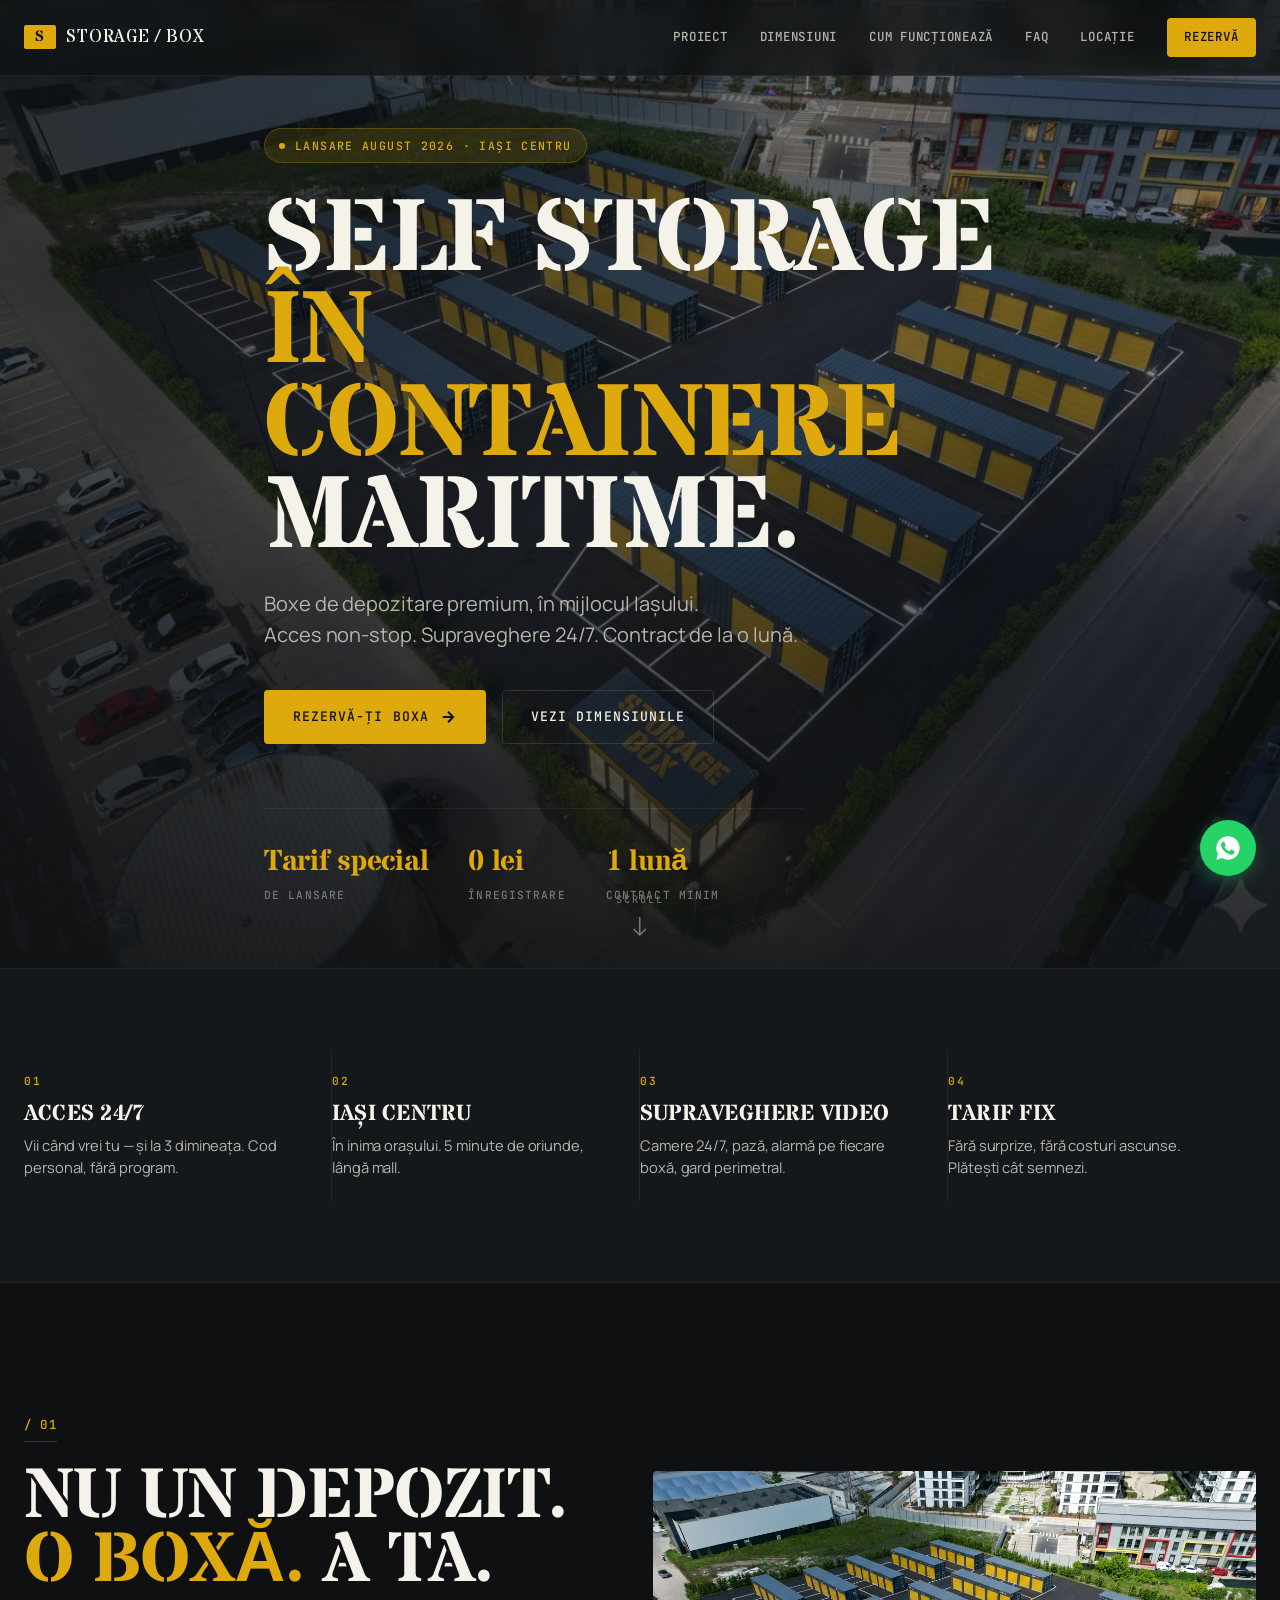
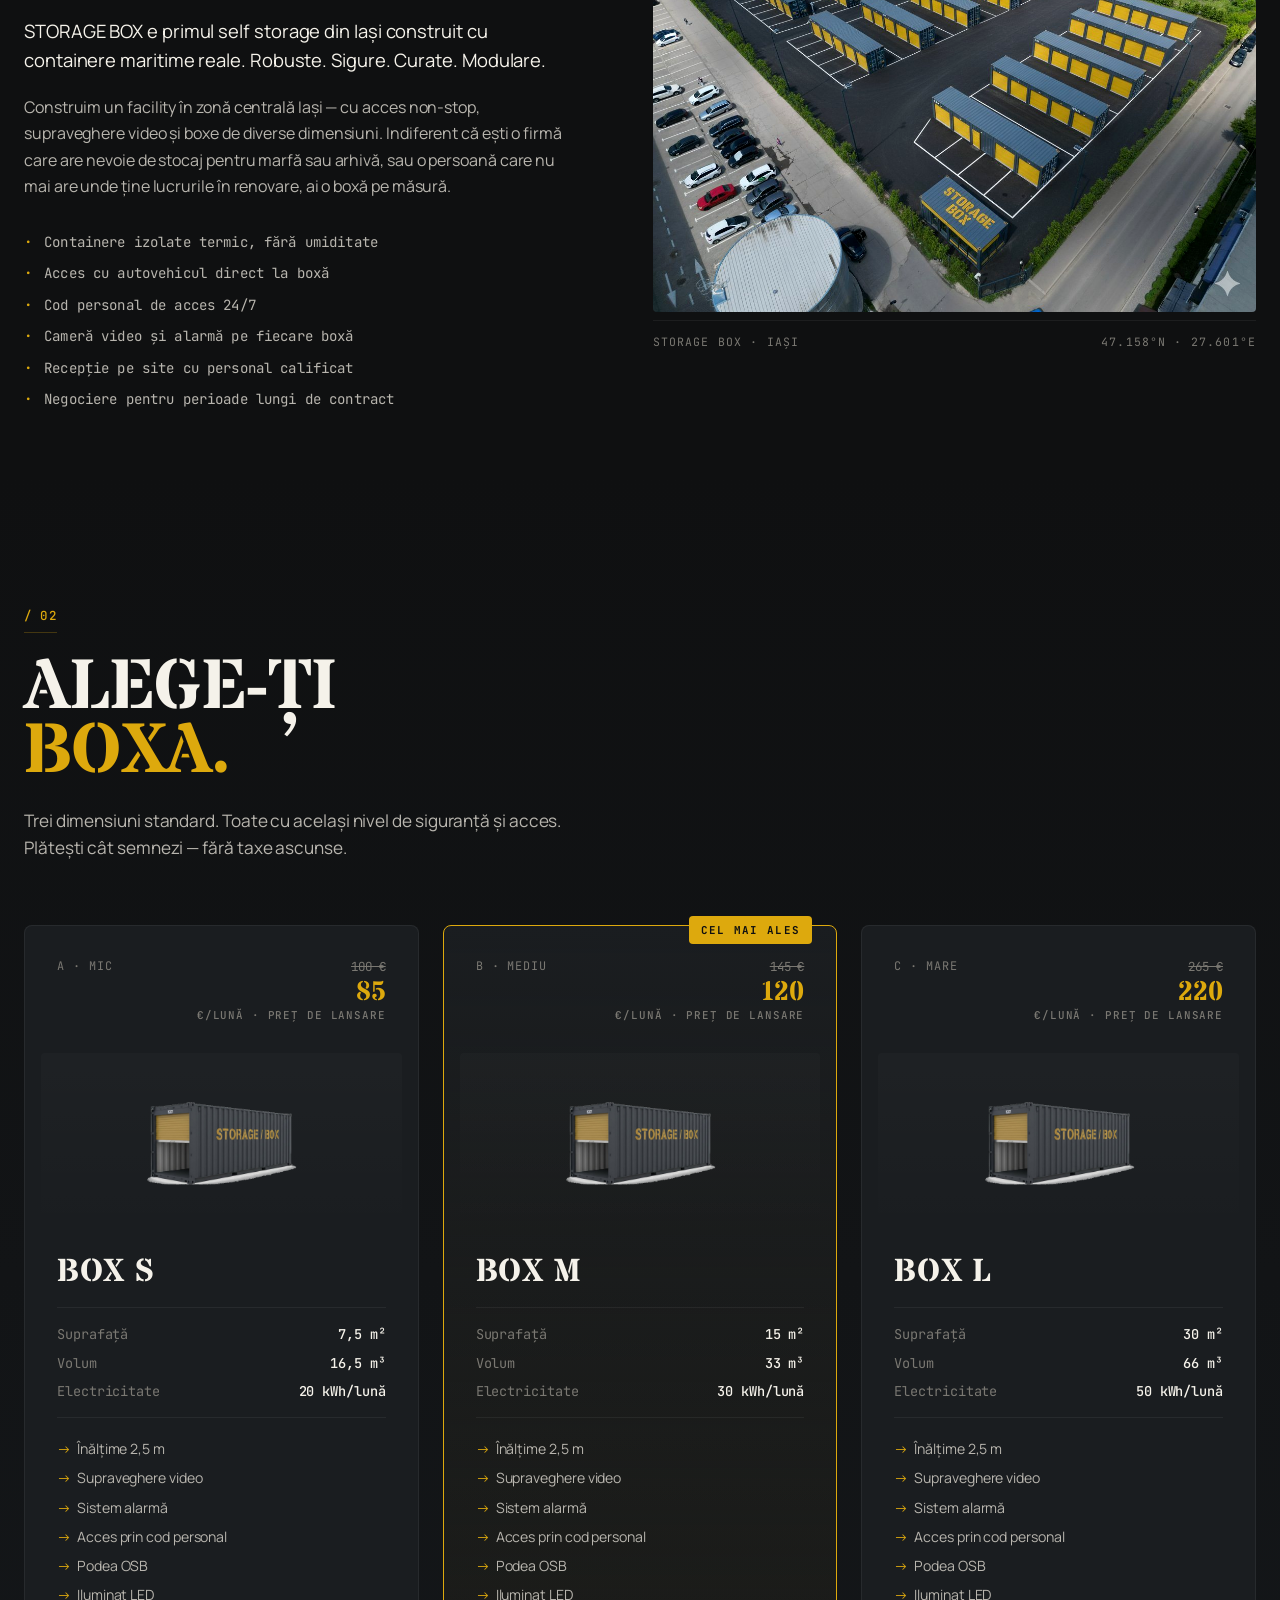
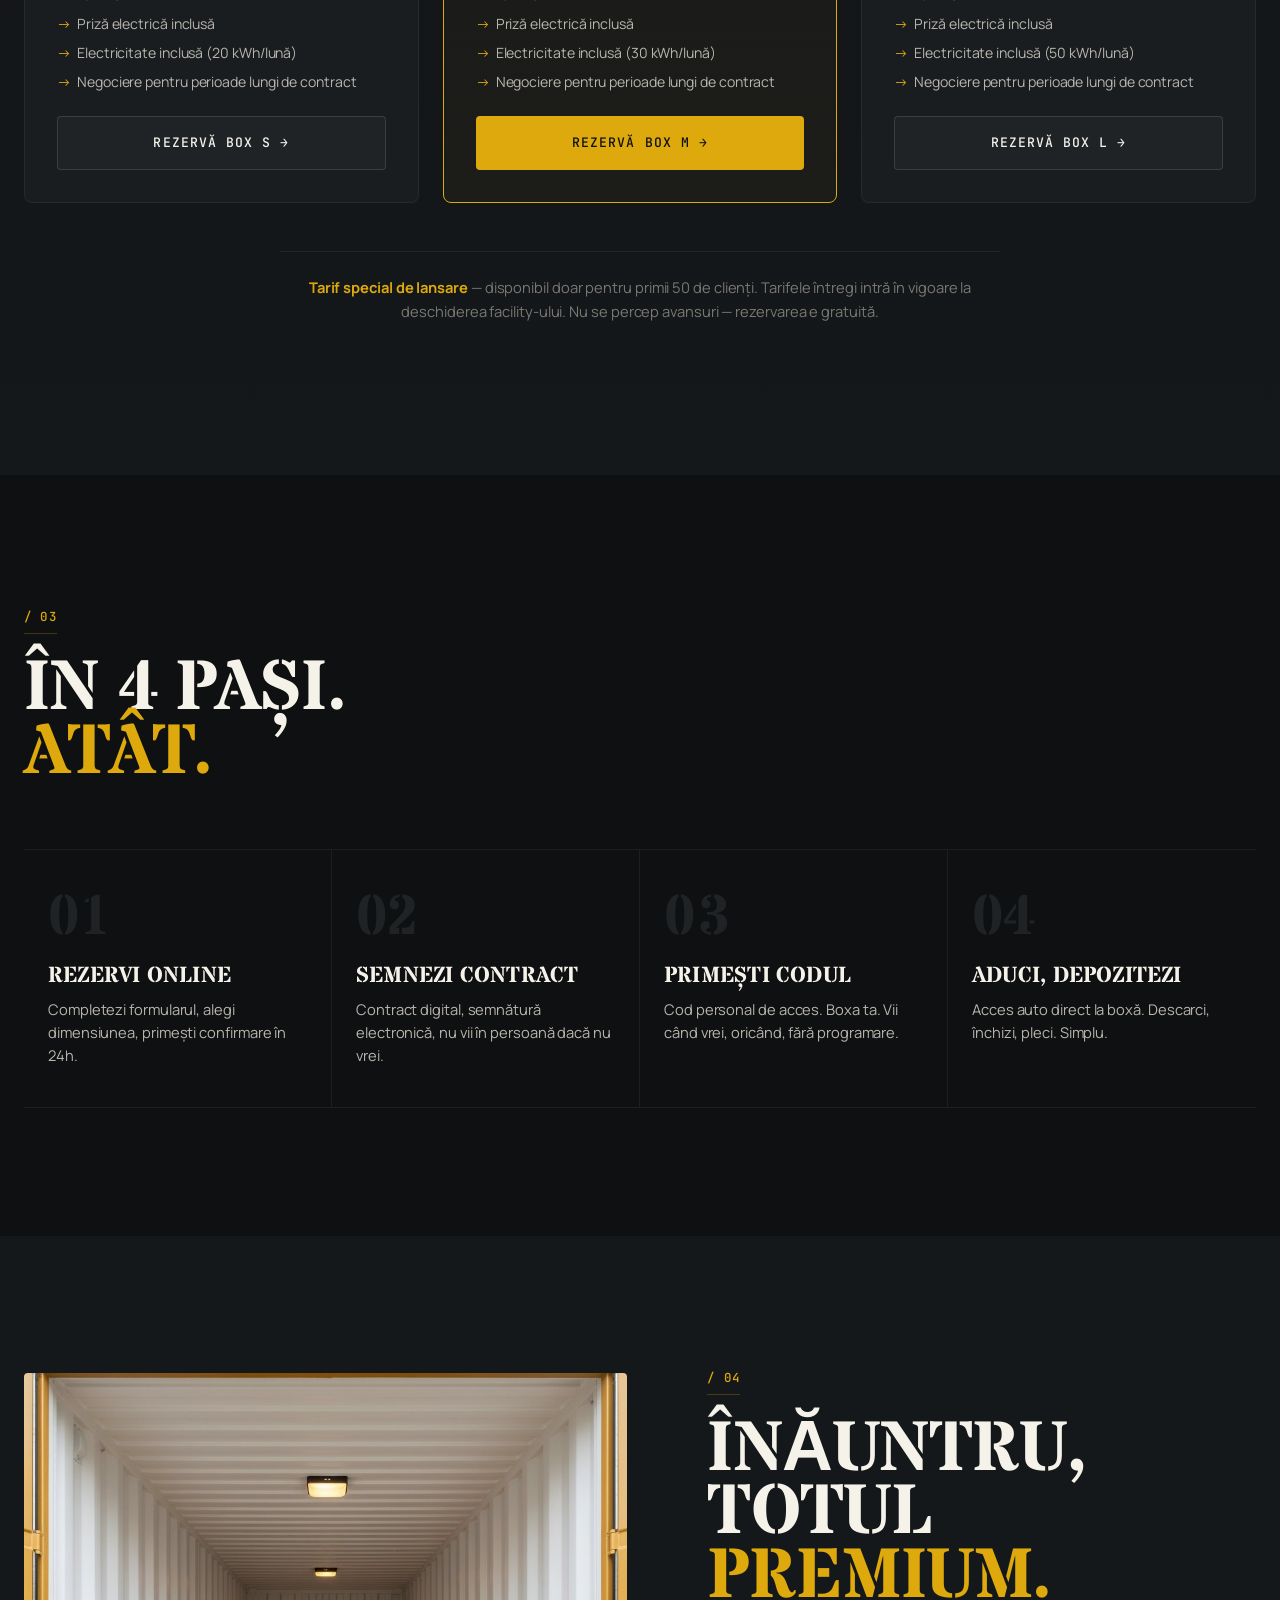
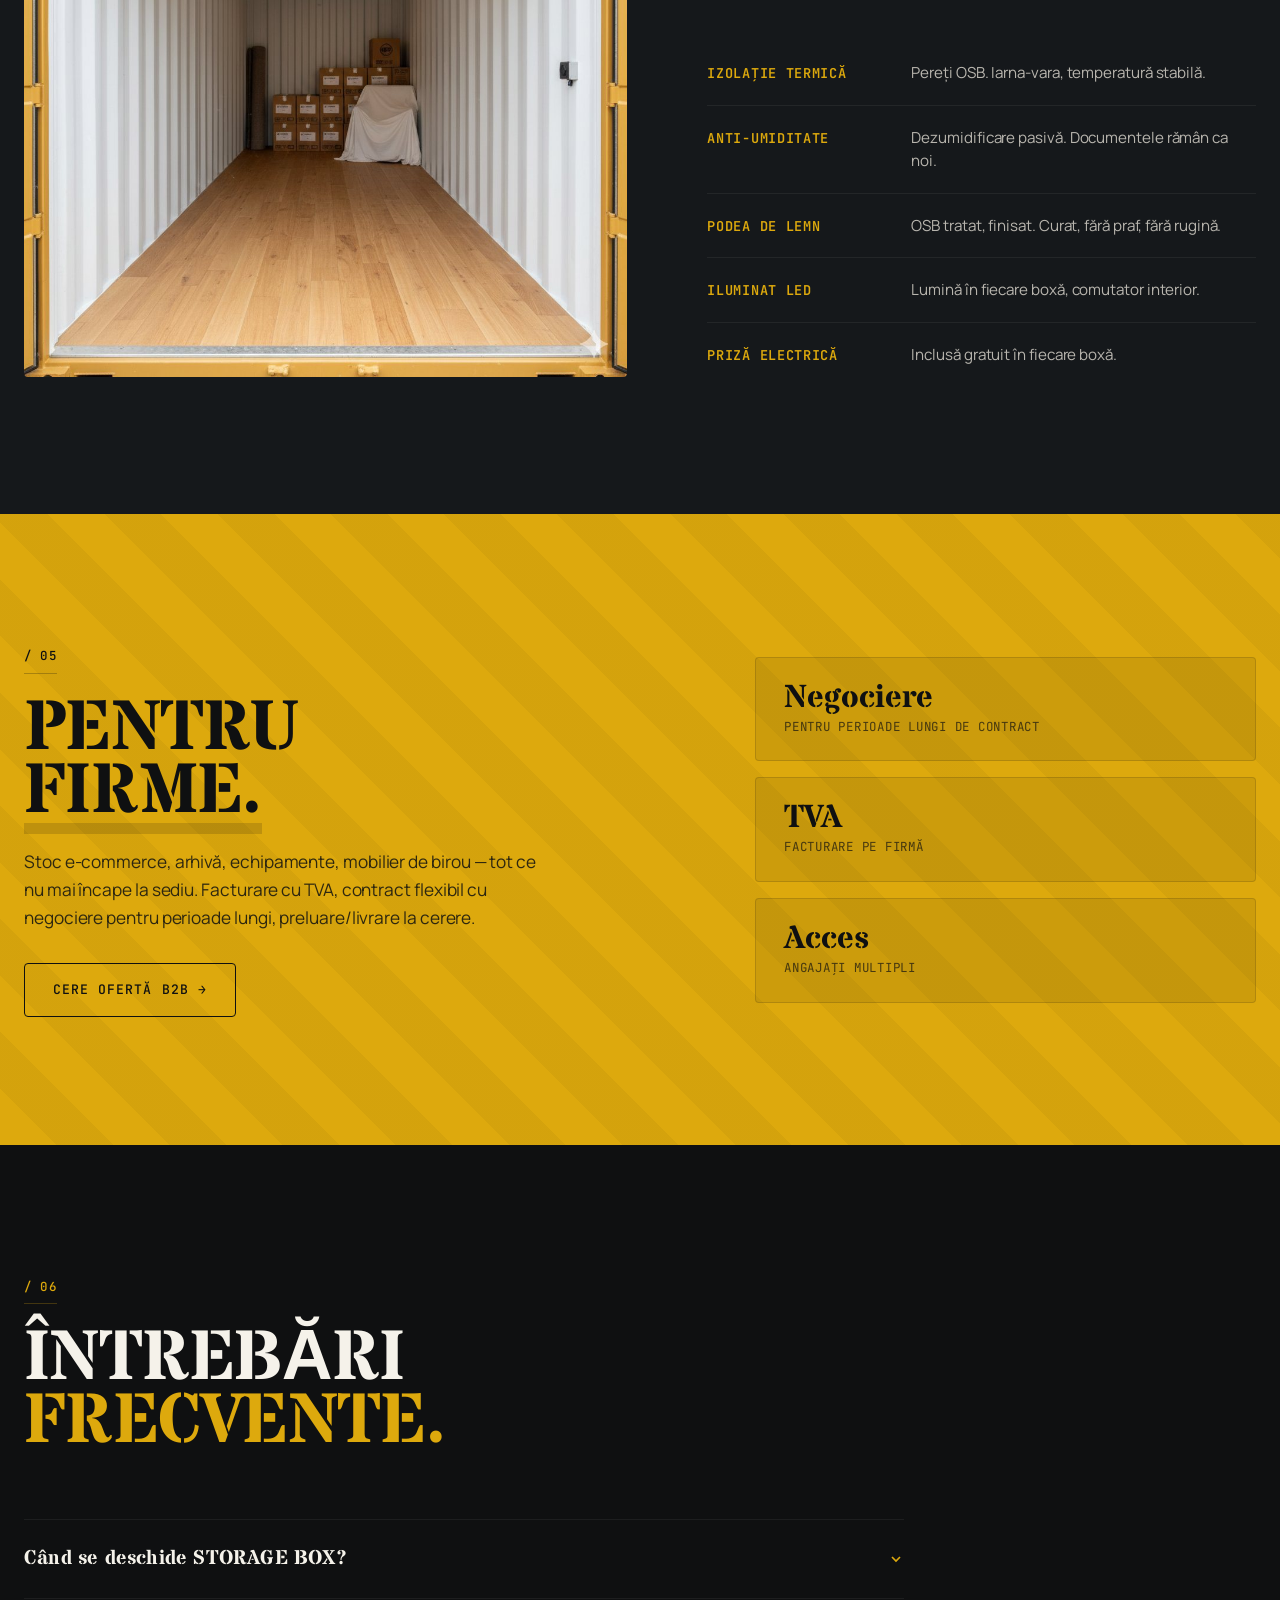
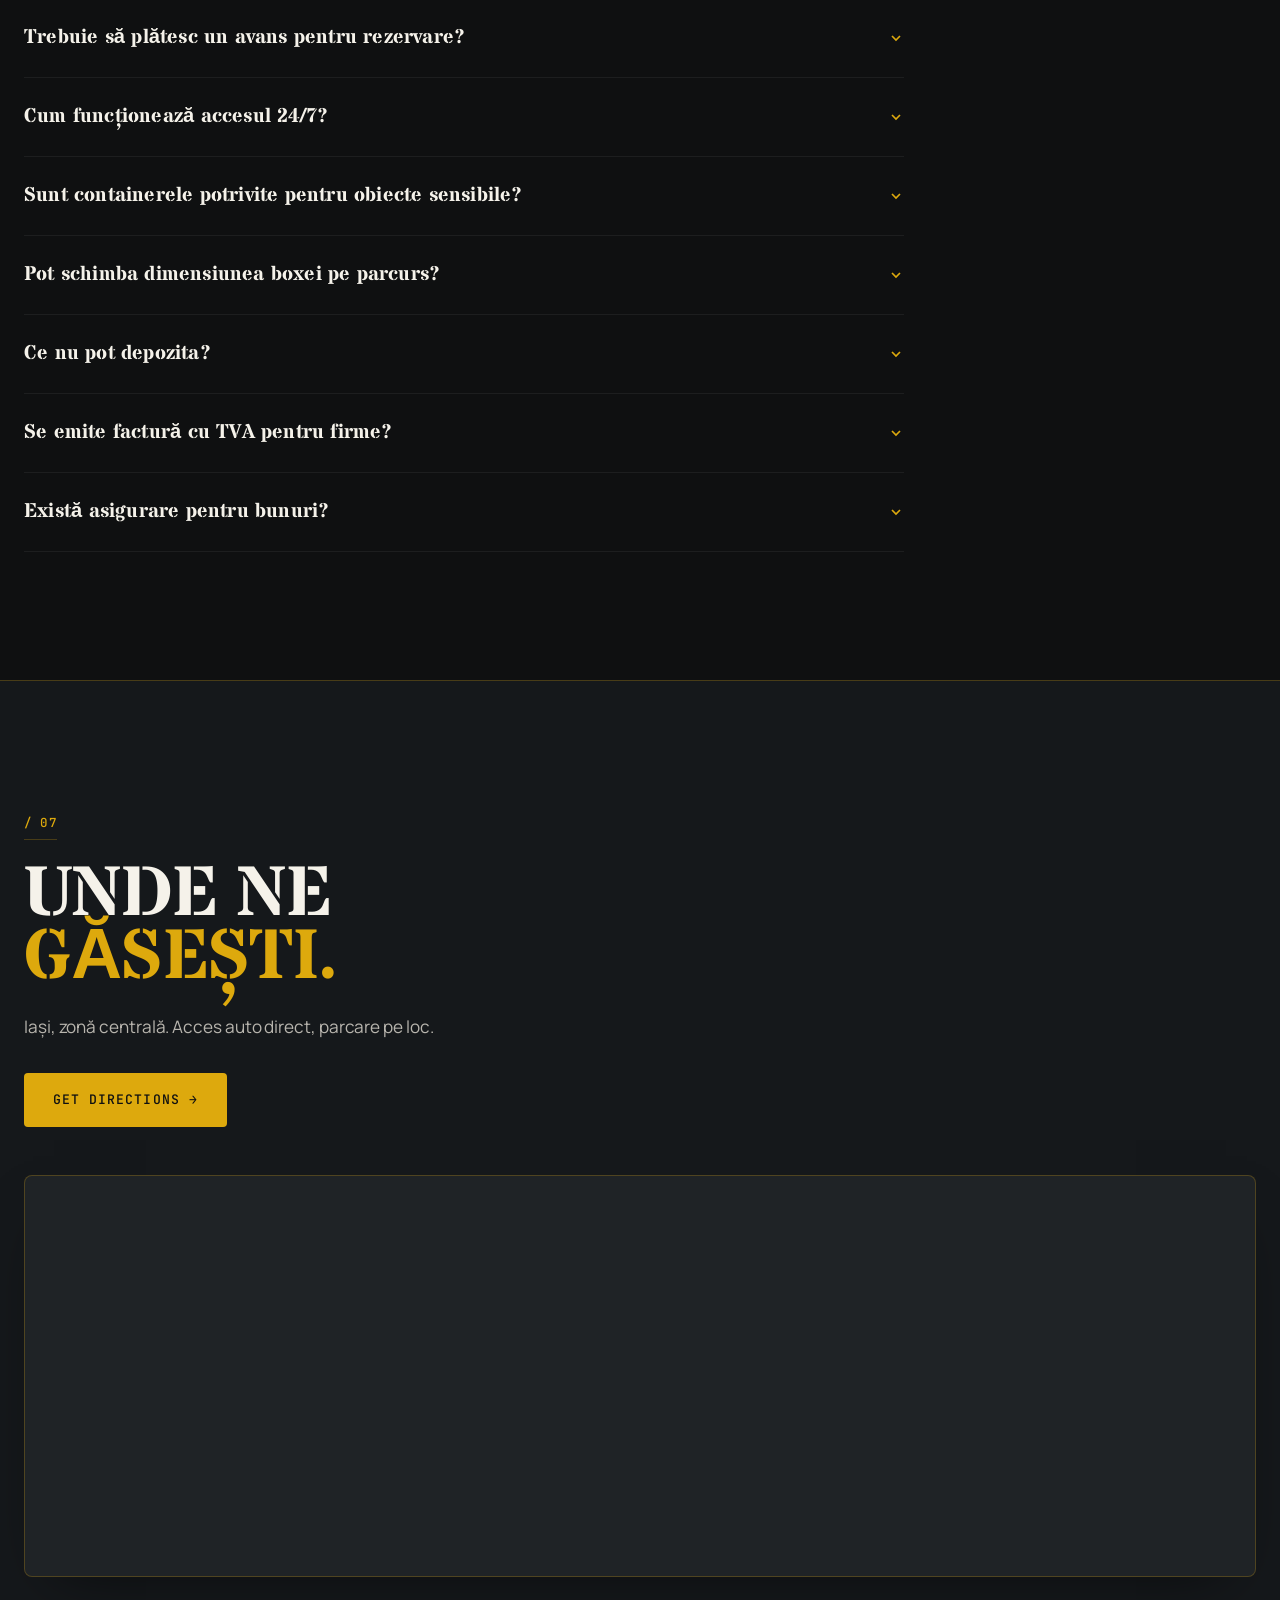
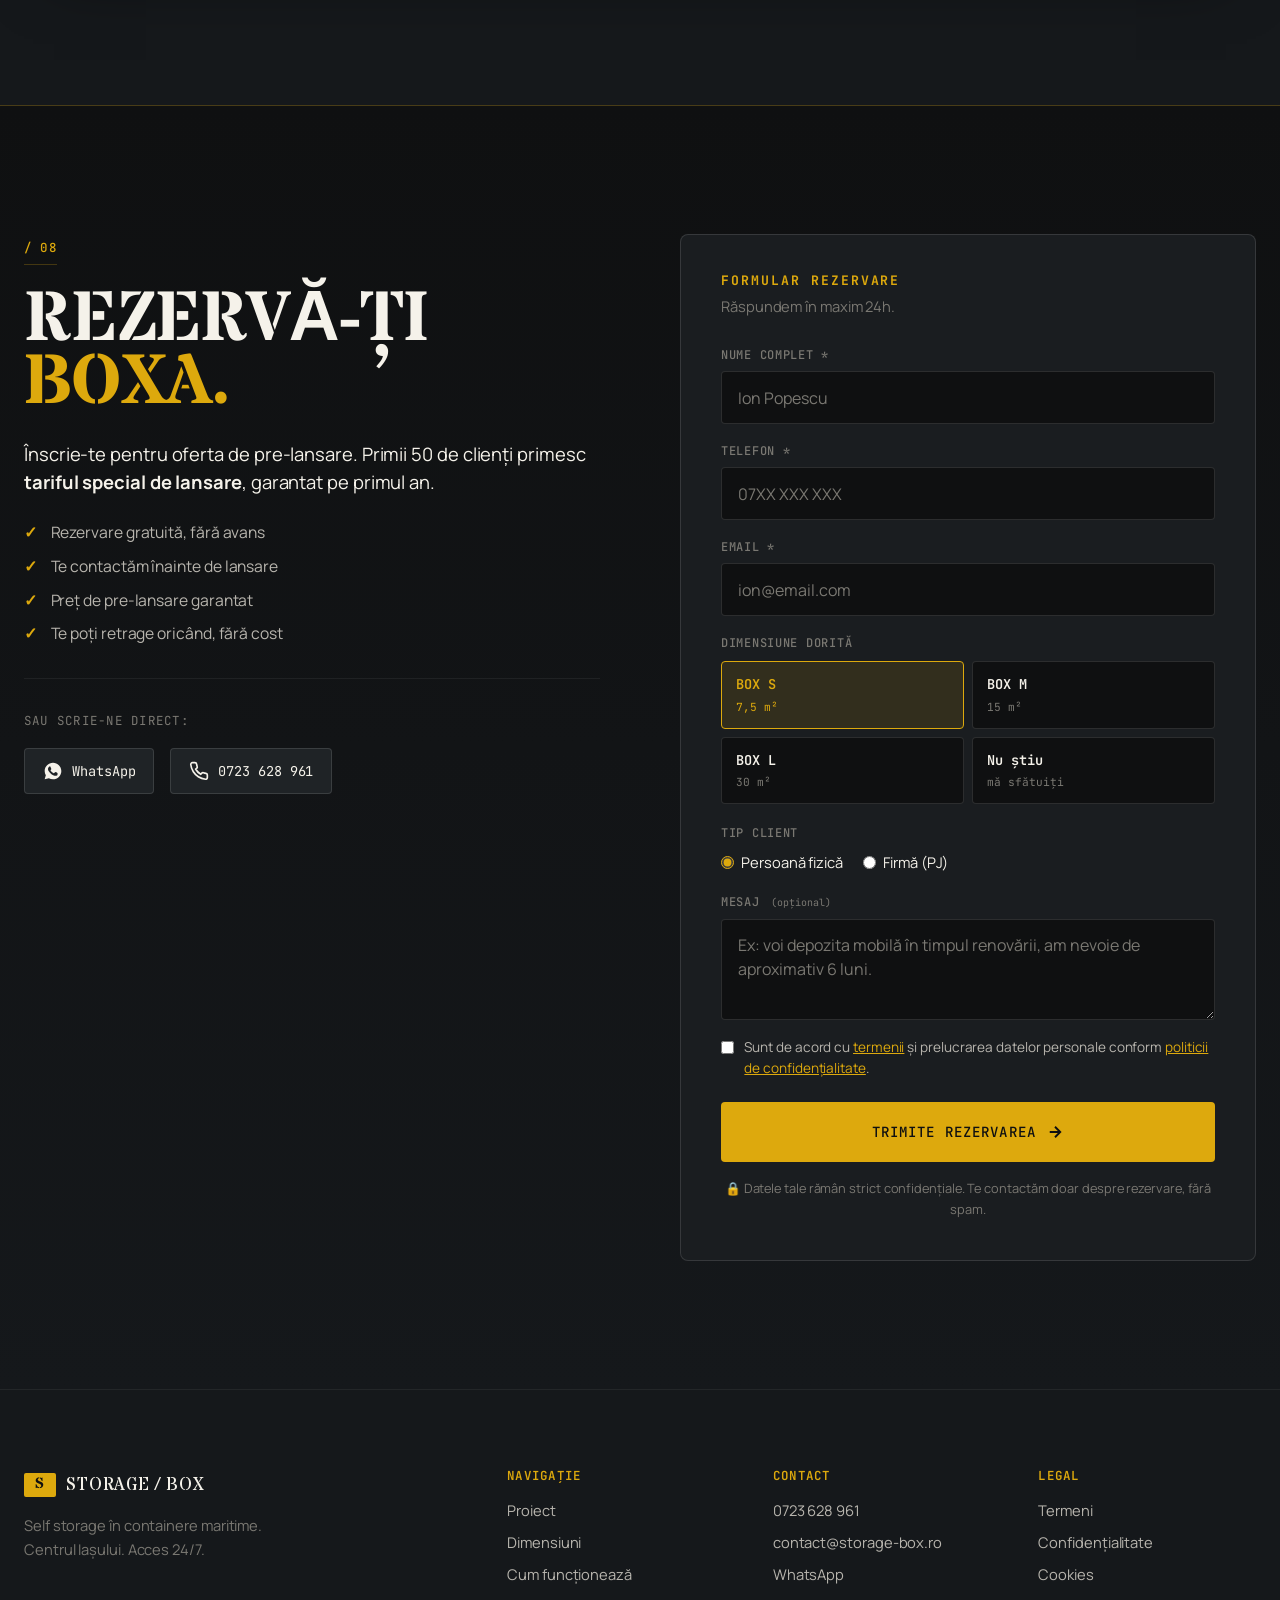
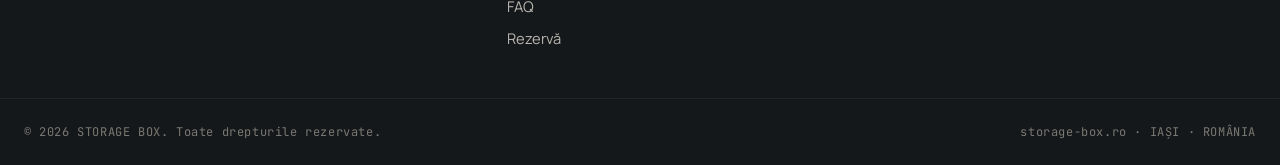
<file: index.html>
<!DOCTYPE html>
<html lang="ro">
<head>
  <meta charset="UTF-8">
  <meta name="viewport" content="width=device-width, initial-scale=1.0">
  <meta http-equiv="X-UA-Compatible" content="IE=edge">

  <!-- Primary Meta Tags -->
  <title>STORAGE BOX — Self storage în containere maritime · Iași centru · Acces 24/7</title>
  <meta name="title" content="STORAGE BOX — Self storage în containere maritime · Iași centru · Acces 24/7">
  <meta name="description" content="Boxe de depozitare în containere maritime, în centrul Iașului. Acces non-stop, supraveghere 24/7, contract flexibil. Lansare august 2026 — înscrie-te pentru oferta de pre-lansare.">
  <meta name="keywords" content="self storage iasi, boxe depozitare iasi, spatii depozitare iasi, depozit inchiriere iasi, container depozitare, self storage centru iasi, arhiva firma iasi, depozitare mobila iasi">
  <meta name="author" content="STORAGE BOX">
  <meta name="robots" content="index, follow">

  <!-- Open Graph / Facebook -->
  <meta property="og:type" content="website">
  <meta property="og:url" content="https://storage-box.ro/">
  <meta property="og:title" content="STORAGE BOX — Self storage în containere maritime · Iași centru">
  <meta property="og:description" content="Self storage premium în containere maritime, în centrul Iașului. Lansare august 2026.">
  <meta property="og:image" content="https://storage-box.ro/images/og-cover.jpg">
  <meta property="og:locale" content="ro_RO">

  <!-- Twitter -->
  <meta name="twitter:card" content="summary_large_image">
  <meta name="twitter:title" content="STORAGE BOX — Self storage în containere maritime · Iași">
  <meta name="twitter:description" content="Self storage premium în containere maritime, în centrul Iașului. Lansare august 2026.">
  <meta name="twitter:image" content="https://storage-box.ro/images/og-cover.jpg">

  <!-- Favicon -->
  <link rel="icon" type="image/png" href="/images/favicon.png">
  <link rel="apple-touch-icon" href="/images/apple-touch-icon.png">

  <!-- Canonical -->
  <link rel="canonical" href="https://storage-box.ro/">

  <!-- Fonts -->
  <link rel="preconnect" href="https://fonts.googleapis.com">
  <link rel="preconnect" href="https://fonts.gstatic.com" crossorigin>
  <link href="https://fonts.googleapis.com/css2?family=Stardos+Stencil:wght@400;700&family=JetBrains+Mono:wght@400;500;700&family=Manrope:wght@300;400;500;600;700;800&display=swap" rel="stylesheet">

  <!-- Stylesheet -->
  <link rel="stylesheet" href="/assets/style.css">

  <!-- Structured Data -->
  <script type="application/ld+json">
  {
    "@context": "https://schema.org",
    "@type": "LocalBusiness",
    "@id": "https://storage-box.ro/#business",
    "name": "STORAGE BOX",
    "description": "Self storage în containere maritime, în centrul Iașului. Acces 24/7, supraveghere video, contracte flexibile.",
    "url": "https://storage-box.ro",
    "telephone": "+40 7XX XXX XXX",
    "priceRange": "€€",
    "image": "https://storage-box.ro/images/hero-aerial-night.jpg",
    "address": {
      "@type": "PostalAddress",
      "streetAddress": "Strada — în pregătire",
      "addressLocality": "Iași",
      "addressRegion": "IS",
      "postalCode": "700000",
      "addressCountry": "RO"
    },
    "geo": {
      "@type": "GeoCoordinates",
      "latitude": 47.158,
      "longitude": 27.601
    },
    "openingHours": "Mo-Su 00:00-24:00",
    "areaServed": "Iași"
  }
  </script>

  <!-- Google Analytics 4 — replace G-XXXXXXXXXX with your tracking ID -->
  <!--
  <script async src="https://www.googletagmanager.com/gtag/js?id=G-XXXXXXXXXX"></script>
  <script>
    window.dataLayer = window.dataLayer || [];
    function gtag(){dataLayer.push(arguments);}
    gtag('js', new Date());
    gtag('config', 'G-XXXXXXXXXX');
  </script>
  -->

  <!-- Google Ads Conversion — replace AW-XXXXXXXXXX with your ID -->
  <!--
  <script async src="https://www.googletagmanager.com/gtag/js?id=AW-XXXXXXXXXX"></script>
  <script>
    window.dataLayer = window.dataLayer || [];
    function gtag(){dataLayer.push(arguments);}
    gtag('js', new Date());
    gtag('config', 'AW-XXXXXXXXXX');
  </script>
  -->
</head>
<body>

  <!-- ===== HEADER ===== -->
  <header class="site-header" id="top">
    <div class="container header-inner">
      <a href="#top" class="logo" aria-label="STORAGE BOX">
        <span class="logo-mark"><span class="logo-mark-letter">S</span></span>
        <span class="logo-text">STORAGE / BOX</span>
      </a>
      <nav class="nav" aria-label="Navigație principală">
        <a href="#proiect">Proiect</a>
        <a href="#dimensiuni">Dimensiuni</a>
        <a href="#flux">Cum funcționează</a>
        <a href="#faq">FAQ</a>
        <a href="#locatie">Locație</a>
        <a href="#contact" class="nav-cta">Rezervă</a>
      </nav>
      <button class="mobile-toggle" aria-label="Meniu" aria-expanded="false">
        <span></span><span></span><span></span>
      </button>
    </div>
  </header>

  <!-- ===== HERO ===== -->
  <section class="hero" aria-labelledby="hero-title">
    <div class="hero-bg">
      <img src="/images/hero-aerial-night.jpg" alt="Vedere aeriană STORAGE BOX, facility de self storage cu containere maritime în centrul Iașului, fotografiat pe înserat" loading="eager" fetchpriority="high">
      <div class="hero-bg-overlay"></div>
    </div>

    <div class="container hero-content">
      <div class="hero-badge reveal">
        <span class="dot"></span>
        <span>LANSARE AUGUST 2026 · IAȘI CENTRU</span>
      </div>

      <h1 id="hero-title" class="hero-title reveal" style="--delay: 0.1s">
        Self storage<br>
        <span class="accent">în containere</span><br>
        maritime.
      </h1>

      <p class="hero-sub reveal" style="--delay: 0.2s">
        Boxe de depozitare premium, în mijlocul Iașului.<br>
        Acces non-stop. Supraveghere 24/7. Contract de la o lună.
      </p>

      <div class="hero-cta reveal" style="--delay: 0.3s">
        <a href="#contact" class="btn btn-primary">
          <span>Rezervă-ți boxa</span>
          <svg width="18" height="18" viewBox="0 0 24 24" fill="none" stroke="currentColor" stroke-width="2.5" aria-hidden="true">
            <path d="M5 12h14M12 5l7 7-7 7"/>
          </svg>
        </a>
        <a href="#dimensiuni" class="btn btn-ghost">
          Vezi dimensiunile
        </a>
      </div>

      <div class="hero-meta reveal" style="--delay: 0.4s">
        <div><strong>Tarif special</strong><span>de lansare</span></div>
        <div><strong>0 lei</strong><span>înregistrare</span></div>
        <div><strong>1 lună</strong><span>contract minim</span></div>
      </div>
    </div>

    <a href="#trust" class="hero-scroll" aria-label="Continuă spre conținut">
      <span>SCROLL</span>
      <svg width="14" height="20" viewBox="0 0 14 20" fill="none" stroke="currentColor" stroke-width="1.5" aria-hidden="true">
        <path d="M7 1v18M1 13l6 6 6-6"/>
      </svg>
    </a>
  </section>

  <!-- ===== TRUST STRIP ===== -->
  <section class="trust" id="trust" aria-label="Beneficii cheie">
    <div class="container">
      <ul class="trust-grid">
        <li class="trust-item reveal">
          <span class="trust-num">01</span>
          <h3>Acces 24/7</h3>
          <p>Vii când vrei tu — și la 3 dimineața. Cod personal, fără program.</p>
        </li>
        <li class="trust-item reveal" style="--delay: 0.08s">
          <span class="trust-num">02</span>
          <h3>Iași Centru</h3>
          <p>În inima orașului. 5 minute de oriunde, lângă mall.</p>
        </li>
        <li class="trust-item reveal" style="--delay: 0.16s">
          <span class="trust-num">03</span>
          <h3>Supraveghere video</h3>
          <p>Camere 24/7, pază, alarmă pe fiecare boxă, gard perimetral.</p>
        </li>
        <li class="trust-item reveal" style="--delay: 0.24s">
          <span class="trust-num">04</span>
          <h3>Tarif fix</h3>
          <p>Fără surprize, fără costuri ascunse. Plătești cât semnezi.</p>
        </li>
      </ul>
    </div>
  </section>

  <!-- ===== ABOUT / PROIECT ===== -->
  <section class="about" id="proiect" aria-labelledby="about-title">
    <div class="container about-grid">
      <div class="about-text reveal">
        <span class="section-num">/ 01</span>
        <h2 id="about-title" class="section-title">
          Nu un depozit.<br>
          <span class="accent">O boxă.</span> A ta.
        </h2>
        <p class="lead">
          STORAGE BOX e primul self storage din Iași construit cu containere maritime reale.
          Robuste. Sigure. Curate. Modulare.
        </p>
        <p>
          Construim un facility în zonă centrală Iași — cu acces non-stop, supraveghere video
          și boxe de diverse dimensiuni. Indiferent că ești o firmă care
          are nevoie de stocaj pentru marfă sau arhivă, sau o persoană care nu mai are
          unde ține lucrurile în renovare, ai o boxă pe măsură.
        </p>
        <ul class="about-list">
          <li><span>·</span> Containere izolate termic, fără umiditate</li>
          <li><span>·</span> Acces cu autovehicul direct la boxă</li>
          <li><span>·</span> Cod personal de acces 24/7</li>
          <li><span>·</span> Cameră video și alarmă pe fiecare boxă</li>
          <li><span>·</span> Recepție pe site cu personal calificat</li>
          <li><span>·</span> Negociere pentru perioade lungi de contract</li>
        </ul>
      </div>
      <div class="about-image reveal" style="--delay: 0.2s">
        <img src="/images/hero-aerial-day.jpg" alt="Vedere aeriană STORAGE BOX la lumina zilei — containere maritime aranjate în patru rânduri" loading="lazy">
        <div class="image-caption">
          <span>STORAGE BOX · IAȘI</span>
          <span>47.158°N · 27.601°E</span>
        </div>
      </div>
    </div>
  </section>

  <!-- ===== SIZES & PRICING ===== -->
  <section class="sizes" id="dimensiuni" aria-labelledby="sizes-title">
    <div class="container">
      <div class="section-head">
        <span class="section-num">/ 02</span>
        <h2 id="sizes-title" class="section-title">
          Alege-ți<br>
          <span class="accent">boxa.</span>
        </h2>
        <p class="section-lead">
          Trei dimensiuni standard. Toate cu același nivel de siguranță și acces.
          Plătești cât semnezi — fără taxe ascunse.
        </p>
      </div>

      <div class="sizes-grid">

        <!-- BOX S -->
        <article class="box-card reveal">
          <div class="box-card-head">
            <span class="box-tag">A · Mic</span>
            <span class="box-price">
              <span class="price-old">100 €</span>
              <span class="price-new">85<small>€/lună · preț de lansare</small></span>
            </span>
          </div>
          <div class="box-card-image">
            <img src="/images/container-product.png" alt="Container STORAGE BOX dimensiune mică, 16,5 mc" loading="lazy">
          </div>
          <h3 class="box-name">BOX S</h3>
          <div class="box-spec">
            <div><span>Suprafață</span><strong>7,5 m²</strong></div>
            <div><span>Volum</span><strong>16,5 m³</strong></div>
            <div><span>Electricitate</span><strong>20 kWh/lună</strong></div>
          </div>
          <ul class="box-features">
            <li>Înălțime 2,5 m</li>
            <li>Supraveghere video</li>
            <li>Sistem alarmă</li>
            <li>Acces prin cod personal</li>
            <li>Podea OSB</li>
            <li>Iluminat LED</li>
            <li>Priză electrică inclusă</li>
            <li>Electricitate inclusă (20 kWh/lună)</li>
            <li>Negociere pentru perioade lungi de contract</li>
          </ul>
          <a href="#contact" class="btn btn-secondary box-cta" data-size="S">
            Rezervă BOX S →
          </a>
        </article>

        <!-- BOX M -->
        <article class="box-card box-featured reveal" style="--delay: 0.1s">
          <div class="box-badge">CEL MAI ALES</div>
          <div class="box-card-head">
            <span class="box-tag">B · Mediu</span>
            <span class="box-price">
              <span class="price-old">145 €</span>
              <span class="price-new">120<small>€/lună · preț de lansare</small></span>
            </span>
          </div>
          <div class="box-card-image">
            <img src="/images/container-product.png" alt="Container STORAGE BOX dimensiune medie, 33 mc" loading="lazy">
          </div>
          <h3 class="box-name">BOX M</h3>
          <div class="box-spec">
            <div><span>Suprafață</span><strong>15 m²</strong></div>
            <div><span>Volum</span><strong>33 m³</strong></div>
            <div><span>Electricitate</span><strong>30 kWh/lună</strong></div>
          </div>
          <ul class="box-features">
            <li>Înălțime 2,5 m</li>
            <li>Supraveghere video</li>
            <li>Sistem alarmă</li>
            <li>Acces prin cod personal</li>
            <li>Podea OSB</li>
            <li>Iluminat LED</li>
            <li>Priză electrică inclusă</li>
            <li>Electricitate inclusă (30 kWh/lună)</li>
            <li>Negociere pentru perioade lungi de contract</li>
          </ul>
          <a href="#contact" class="btn btn-primary box-cta" data-size="M">
            Rezervă BOX M →
          </a>
        </article>

        <!-- BOX L -->
        <article class="box-card reveal" style="--delay: 0.2s">
          <div class="box-card-head">
            <span class="box-tag">C · Mare</span>
            <span class="box-price">
              <span class="price-old">265 €</span>
              <span class="price-new">220<small>€/lună · preț de lansare</small></span>
            </span>
          </div>
          <div class="box-card-image">
            <img src="/images/container-product.png" alt="Container STORAGE BOX dimensiune mare, 66 mc" loading="lazy">
          </div>
          <h3 class="box-name">BOX L</h3>
          <div class="box-spec">
            <div><span>Suprafață</span><strong>30 m²</strong></div>
            <div><span>Volum</span><strong>66 m³</strong></div>
            <div><span>Electricitate</span><strong>50 kWh/lună</strong></div>
          </div>
          <ul class="box-features">
            <li>Înălțime 2,5 m</li>
            <li>Supraveghere video</li>
            <li>Sistem alarmă</li>
            <li>Acces prin cod personal</li>
            <li>Podea OSB</li>
            <li>Iluminat LED</li>
            <li>Priză electrică inclusă</li>
            <li>Electricitate inclusă (50 kWh/lună)</li>
            <li>Negociere pentru perioade lungi de contract</li>
          </ul>
          <a href="#contact" class="btn btn-secondary box-cta" data-size="L">
            Rezervă BOX L →
          </a>
        </article>

      </div>

      <p class="sizes-note">
        <strong>Tarif special de lansare</strong> — disponibil doar pentru
        primii 50 de clienți. Tarifele întregi intră în vigoare la deschiderea facility-ului.
        Nu se percep avansuri — rezervarea e gratuită.
      </p>
    </div>
  </section>

  <!-- ===== HOW IT WORKS ===== -->
  <section class="flow" id="flux" aria-labelledby="flow-title">
    <div class="container">
      <div class="section-head">
        <span class="section-num">/ 03</span>
        <h2 id="flow-title" class="section-title">
          În 4 pași.<br>
          <span class="accent">Atât.</span>
        </h2>
      </div>

      <ol class="flow-steps">
        <li class="flow-step reveal">
          <span class="flow-num">01</span>
          <h3>Rezervi online</h3>
          <p>Completezi formularul, alegi dimensiunea, primești confirmare în 24h.</p>
        </li>
        <li class="flow-step reveal" style="--delay: 0.08s">
          <span class="flow-num">02</span>
          <h3>Semnezi contract</h3>
          <p>Contract digital, semnătură electronică, nu vii în persoană dacă nu vrei.</p>
        </li>
        <li class="flow-step reveal" style="--delay: 0.16s">
          <span class="flow-num">03</span>
          <h3>Primești codul</h3>
          <p>Cod personal de acces. Boxa ta. Vii când vrei, oricând, fără programare.</p>
        </li>
        <li class="flow-step reveal" style="--delay: 0.24s">
          <span class="flow-num">04</span>
          <h3>Aduci, depozitezi</h3>
          <p>Acces auto direct la boxă. Descarci, închizi, pleci. Simplu.</p>
        </li>
      </ol>
    </div>
  </section>

  <!-- ===== INSIDE THE BOX ===== -->
  <section class="inside" id="inside" aria-labelledby="inside-title">
    <div class="container inside-grid">
      <div class="inside-image reveal">
        <img src="/images/container-interior.jpg" alt="Interior container STORAGE BOX — pereți albi, podea de lemn, iluminat LED, cutii etichetate" loading="lazy">
      </div>
      <div class="inside-text reveal" style="--delay: 0.15s">
        <span class="section-num">/ 04</span>
        <h2 id="inside-title" class="section-title">
          Înăuntru, totul<br>
          <span class="accent">premium.</span>
        </h2>
        <ul class="inside-list">
          <li>
            <strong>Izolație termică</strong>
            <span>Pereți OSB. Iarna-vara, temperatură stabilă.</span>
          </li>
          <li>
            <strong>Anti-umiditate</strong>
            <span>Dezumidificare pasivă. Documentele rămân ca noi.</span>
          </li>
          <li>
            <strong>Podea de lemn</strong>
            <span>OSB tratat, finisat. Curat, fără praf, fără rugină.</span>
          </li>
          <li>
            <strong>Iluminat LED</strong>
            <span>Lumină în fiecare boxă, comutator interior.</span>
          </li>
          <li>
            <strong>Priză electrică</strong>
            <span>Inclusă gratuit în fiecare boxă.</span>
          </li>
        </ul>
      </div>
    </div>
  </section>

  <!-- ===== B2B BANNER ===== -->
  <section class="b2b" aria-labelledby="b2b-title">
    <div class="container b2b-inner">
      <div class="b2b-text reveal">
        <span class="section-num">/ 05</span>
        <h2 id="b2b-title" class="section-title">
          Pentru<br>
          <span class="accent">firme.</span>
        </h2>
        <p>
          Stoc e-commerce, arhivă, echipamente, mobilier de birou — tot ce nu mai
          încape la sediu. Facturare cu TVA, contract flexibil cu negociere pentru perioade lungi,
          preluare/livrare la cerere.
        </p>
        <a href="#contact" class="btn btn-ghost-light">
          Cere ofertă B2B →
        </a>
      </div>
      <div class="b2b-stats reveal" style="--delay: 0.15s">
        <div><strong>Negociere</strong><span>pentru perioade lungi de contract</span></div>
        <div><strong>TVA</strong><span>facturare pe firmă</span></div>
        <div><strong>Acces</strong><span>angajați multipli</span></div>
      </div>
    </div>
  </section>

  <!-- ===== FAQ ===== -->
  <section class="faq" id="faq" aria-labelledby="faq-title">
    <div class="container">
      <div class="section-head">
        <span class="section-num">/ 06</span>
        <h2 id="faq-title" class="section-title">
          Întrebări<br>
          <span class="accent">frecvente.</span>
        </h2>
      </div>

      <div class="faq-list">
        <details class="faq-item reveal">
          <summary>
            <span>Când se deschide STORAGE BOX?</span>
            <svg width="16" height="16" viewBox="0 0 24 24" fill="none" stroke="currentColor" stroke-width="2.5" aria-hidden="true"><path d="M6 9l6 6 6-6"/></svg>
          </summary>
          <div class="faq-body">
            <p>Lansarea oficială este programată pentru cursul lunii august 2026. În acest moment construim facility-ul în zonă centrală Iași. Cei care se înscriu acum primesc tariful special de lansare garantat pe primul an de contract.</p>
          </div>
        </details>

        <details class="faq-item reveal" style="--delay: 0.05s">
          <summary>
            <span>Trebuie să plătesc un avans pentru rezervare?</span>
            <svg width="16" height="16" viewBox="0 0 24 24" fill="none" stroke="currentColor" stroke-width="2.5" aria-hidden="true"><path d="M6 9l6 6 6-6"/></svg>
          </summary>
          <div class="faq-body">
            <p>Nu. Rezervarea este 100% gratuită, fără obligații. Te înscrii pe lista de pre-lansare, iar la deschidere te contactăm cu oferta personalizată. Plătești doar când semnezi contractul și primești codul de acces.</p>
          </div>
        </details>

        <details class="faq-item reveal" style="--delay: 0.1s">
          <summary>
            <span>Cum funcționează accesul 24/7?</span>
            <svg width="16" height="16" viewBox="0 0 24 24" fill="none" stroke="currentColor" stroke-width="2.5" aria-hidden="true"><path d="M6 9l6 6 6-6"/></svg>
          </summary>
          <div class="faq-body">
            <p>Primești un cod personal pentru poarta principală și o cheie/yală individuală pentru boxa ta. Poți accesa facility-ul oricând, 24/7, fără programare, fără personal. Toate accesările sunt înregistrate video.</p>
          </div>
        </details>

        <details class="faq-item reveal" style="--delay: 0.15s">
          <summary>
            <span>Sunt containerele potrivite pentru obiecte sensibile?</span>
            <svg width="16" height="16" viewBox="0 0 24 24" fill="none" stroke="currentColor" stroke-width="2.5" aria-hidden="true"><path d="M6 9l6 6 6-6"/></svg>
          </summary>
          <div class="faq-body">
            <p>Da. Containerele sunt modificate special: izolate termic cu vată minerală + OSB, ventilate activ, cu dezumidificare pasivă. Nu există condens, umiditate sau variații mari de temperatură. Sunt potrivite pentru documente, electronice, mobilier de lemn, arhivă firmă.</p>
          </div>
        </details>

        <details class="faq-item reveal" style="--delay: 0.2s">
          <summary>
            <span>Pot schimba dimensiunea boxei pe parcurs?</span>
            <svg width="16" height="16" viewBox="0 0 24 24" fill="none" stroke="currentColor" stroke-width="2.5" aria-hidden="true"><path d="M6 9l6 6 6-6"/></svg>
          </summary>
          <div class="faq-body">
            <p>Da, în limita disponibilității. Dacă vrei o boxă mai mare sau mai mică, ne anunți cu 7 zile înainte și facem schimbarea fără cost suplimentar de administrare.</p>
          </div>
        </details>

        <details class="faq-item reveal" style="--delay: 0.25s">
          <summary>
            <span>Ce nu pot depozita?</span>
            <svg width="16" height="16" viewBox="0 0 24 24" fill="none" stroke="currentColor" stroke-width="2.5" aria-hidden="true"><path d="M6 9l6 6 6-6"/></svg>
          </summary>
          <div class="faq-body">
            <p>Substanțe periculoase (explozibili, inflamabili, toxici), plante vii, animale, alimente perisabile, droguri, arme fără autorizație, bani lichizi, valori care depășesc plafonul de asigurare standard. Pentru orice nelămurire, ne contactezi înainte de contract.</p>
          </div>
        </details>

        <details class="faq-item reveal" style="--delay: 0.3s">
          <summary>
            <span>Se emite factură cu TVA pentru firme?</span>
            <svg width="16" height="16" viewBox="0 0 24 24" fill="none" stroke="currentColor" stroke-width="2.5" aria-hidden="true"><path d="M6 9l6 6 6-6"/></svg>
          </summary>
          <div class="faq-body">
            <p>Da. Pentru clienții persoane juridice emitem factură cu TVA, plătibilă prin OP sau card. Oferim negociere pentru perioade lungi de contract.</p>
          </div>
        </details>

        <details class="faq-item reveal" style="--delay: 0.35s">
          <summary>
            <span>Există asigurare pentru bunuri?</span>
            <svg width="16" height="16" viewBox="0 0 24 24" fill="none" stroke="currentColor" stroke-width="2.5" aria-hidden="true"><path d="M6 9l6 6 6-6"/></svg>
          </summary>
          <div class="faq-body">
            <p>Facility-ul este asigurat pentru riscuri generale (incendiu, inundație, furt prin efracție). Pentru bunuri de valoare ridicată, recomandăm asigurare individuală — putem facilita încheierea cu partenerii noștri la prețuri preferențiale.</p>
          </div>
        </details>
      </div>
    </div>
  </section>

  <!-- ===== LOCATION ===== -->
  <section class="location" id="locatie" aria-labelledby="location-title">
    <div class="container">
      <div class="section-head">
        <span class="section-num">/ 07</span>
        <h2 id="location-title" class="section-title">
          Unde ne<br>
          <span class="accent">găsești.</span>
        </h2>
        <p class="section-lead">
          Iași, zonă centrală. Acces auto direct, parcare pe loc.
        </p>
        <a href="https://maps.app.goo.gl/SE8FCh3uQy6P6pRY7" target="_blank" rel="noopener" class="btn btn-primary location-cta">
          GET DIRECTIONS →
        </a>
      </div>
      <div class="location-map reveal" style="--delay: 0.15s">
        <iframe
          src="https://www.google.com/maps/embed?pb=!1m18!1m12!1m3!1d2715.0!2d27.5800!3d47.1580!2m3!1f0!2f0!3f0!3m2!1i1024!2i768!4f13.1!3m3!1m2!1s0x0%3A0x0!2zStorage+Box+Iasi!5e0!3m2!1sro!2sro!4v1"
          width="100%"
          height="400"
          style="border:0;"
          allowfullscreen=""
          loading="lazy"
          referrerpolicy="no-referrer-when-downgrade"
          title="Locație STORAGE BOX Iași pe Google Maps"></iframe>
      </div>
    </div>
  </section>

  <!-- ===== CTA & FORM ===== -->
  <section class="cta" id="contact" aria-labelledby="cta-title">
    <div class="container cta-grid">

      <div class="cta-text reveal">
        <span class="section-num">/ 08</span>
        <h2 id="cta-title" class="section-title">
          Rezervă-ți<br>
          <span class="accent">boxa.</span>
        </h2>
        <p class="lead">
          Înscrie-te pentru oferta de pre-lansare. Primii 50 de clienți primesc
          <strong>tariful special de lansare</strong>, garantat pe primul an.
        </p>
        <ul class="cta-list">
          <li><span class="check">✓</span> Rezervare gratuită, fără avans</li>
          <li><span class="check">✓</span> Te contactăm înainte de lansare</li>
          <li><span class="check">✓</span> Preț de pre-lansare garantat</li>
          <li><span class="check">✓</span> Te poți retrage oricând, fără cost</li>
        </ul>

        <div class="cta-contact">
          <p>Sau scrie-ne direct:</p>
          <div class="cta-contact-links">
            <a href="https://wa.me/40723628961" class="contact-link" aria-label="Scrie-ne pe WhatsApp">
              <svg width="20" height="20" viewBox="0 0 24 24" fill="currentColor" aria-hidden="true"><path d="M12 2C6.48 2 2 6.48 2 12c0 1.85.5 3.58 1.38 5.06L2 22l5.06-1.38C8.42 21.5 10.15 22 12 22c5.52 0 10-4.48 10-10S17.52 2 12 2zm5.5 14.36c-.23.65-1.34 1.24-1.87 1.32-.5.08-1.13.11-1.82-.11-.42-.13-.96-.31-1.65-.61-2.91-1.26-4.81-4.19-4.95-4.38-.15-.19-1.2-1.6-1.2-3.05 0-1.45.76-2.16 1.03-2.46.27-.3.59-.37.79-.37.2 0 .39.01.57.01.18 0 .42-.07.66.5.23.57.79 1.97.86 2.11.07.14.12.31.02.5-.1.19-.15.31-.29.47-.14.16-.3.36-.43.49-.14.14-.29.29-.13.57.16.28.71 1.17 1.52 1.89 1.04.93 1.92 1.21 2.2 1.35.28.14.45.12.61-.07.16-.19.71-.83.9-1.11.19-.28.38-.23.64-.14.26.09 1.65.78 1.94.92.29.14.48.21.55.33.07.12.07.71-.16 1.36z"/></svg>
              <span>WhatsApp</span>
            </a>
            <a href="tel:+40723628961" class="contact-link">
              <svg width="20" height="20" viewBox="0 0 24 24" fill="none" stroke="currentColor" stroke-width="2" aria-hidden="true"><path d="M22 16.92v3a2 2 0 0 1-2.18 2 19.79 19.79 0 0 1-8.63-3.07 19.5 19.5 0 0 1-6-6 19.79 19.79 0 0 1-3.07-8.67A2 2 0 0 1 4.11 2h3a2 2 0 0 1 2 1.72 12.84 12.84 0 0 0 .7 2.81 2 2 0 0 1-.45 2.11L8.09 9.91a16 16 0 0 0 6 6l1.27-1.27a2 2 0 0 1 2.11-.45 12.84 12.84 0 0 0 2.81.7A2 2 0 0 1 22 16.92z"/></svg>
              <span>0723 628 961</span>
            </a>
          </div>
        </div>
      </div>

      <!-- Lead capture form — Netlify Forms ready -->
      <form
        class="cta-form reveal"
        style="--delay: 0.15s"
        name="rezervare-prelansare"
        method="POST"
        data-netlify="true"
        data-netlify-honeypot="bot-field"
        action="/multumesc"
      >
        <input type="hidden" name="form-name" value="rezervare-prelansare">
        <p class="visually-hidden">
          <label>Nu completa acest câmp: <input name="bot-field"></label>
        </p>

        <h3 class="form-title">FORMULAR REZERVARE</h3>
        <p class="form-sub">Răspundem în maxim 24h.</p>

        <label class="field">
          <span>Nume complet *</span>
          <input type="text" name="nume" required placeholder="Ion Popescu" autocomplete="name">
        </label>

        <label class="field">
          <span>Telefon *</span>
          <input type="tel" name="telefon" required placeholder="07XX XXX XXX" pattern="[0-9 +]{8,15}" autocomplete="tel">
        </label>

        <label class="field">
          <span>Email *</span>
          <input type="email" name="email" required placeholder="ion@email.com" autocomplete="email">
        </label>

        <fieldset class="field-group">
          <legend>Dimensiune dorită</legend>
          <div class="radio-grid">
            <label class="radio">
              <input type="radio" name="dimensiune" value="S" checked>
              <span>BOX S<small>7,5 m²</small></span>
            </label>
            <label class="radio">
              <input type="radio" name="dimensiune" value="M">
              <span>BOX M<small>15 m²</small></span>
            </label>
            <label class="radio">
              <input type="radio" name="dimensiune" value="L">
              <span>BOX L<small>30 m²</small></span>
            </label>
            <label class="radio">
              <input type="radio" name="dimensiune" value="nu-stiu">
              <span>Nu știu<small>mă sfătuiți</small></span>
            </label>
          </div>
        </fieldset>

        <fieldset class="field-group">
          <legend>Tip client</legend>
          <div class="radio-row">
            <label class="radio-inline">
              <input type="radio" name="tip" value="persoana-fizica" checked>
              <span>Persoană fizică</span>
            </label>
            <label class="radio-inline">
              <input type="radio" name="tip" value="firma">
              <span>Firmă (PJ)</span>
            </label>
          </div>
        </fieldset>

        <label class="field">
          <span>Mesaj <small>(opțional)</small></span>
          <textarea name="mesaj" rows="3" placeholder="Ex: voi depozita mobilă în timpul renovării, am nevoie de aproximativ 6 luni."></textarea>
        </label>

        <label class="checkbox">
          <input type="checkbox" name="acord" required>
          <span>Sunt de acord cu <a href="/termeni.html">termenii</a> și prelucrarea datelor personale conform <a href="/confidentialitate.html">politicii de confidențialitate</a>.</span>
        </label>

        <button type="submit" class="btn btn-primary btn-block">
          <span>Trimite rezervarea</span>
          <svg width="18" height="18" viewBox="0 0 24 24" fill="none" stroke="currentColor" stroke-width="2.5" aria-hidden="true"><path d="M5 12h14M12 5l7 7-7 7"/></svg>
        </button>

        <p class="form-disclaimer">
          🔒 Datele tale rămân strict confidențiale. Te contactăm doar despre rezervare,
          fără spam.
        </p>
      </form>

    </div>
  </section>

  <!-- ===== FOOTER ===== -->
  <footer class="footer">
    <div class="container footer-grid">
      <div class="footer-brand">
        <a href="#top" class="logo">
          <span class="logo-mark"><span class="logo-mark-letter">S</span></span>
          <span class="logo-text">STORAGE / BOX</span>
        </a>
        <p>Self storage în containere maritime.<br>Centrul Iașului. Acces 24/7.</p>
      </div>

      <div class="footer-col">
        <h4>Navigație</h4>
        <ul>
          <li><a href="#proiect">Proiect</a></li>
          <li><a href="#dimensiuni">Dimensiuni</a></li>
          <li><a href="#flux">Cum funcționează</a></li>
          <li><a href="#faq">FAQ</a></li>
          <li><a href="#contact">Rezervă</a></li>
        </ul>
      </div>

      <div class="footer-col">
        <h4>Contact</h4>
        <ul>
          <li><a href="tel:+40723628961">0723 628 961</a></li>
          <li><a href="mailto:contact@storage-box.ro">contact@storage-box.ro</a></li>
          <li><a href="https://wa.me/40723628961">WhatsApp</a></li>
        </ul>
      </div>

      <div class="footer-col">
        <h4>Legal</h4>
        <ul>
          <li><a href="/termeni.html">Termeni</a></li>
          <li><a href="/confidentialitate.html">Confidențialitate</a></li>
          <li><a href="/cookies.html">Cookies</a></li>
        </ul>
      </div>
    </div>

    <div class="footer-bottom">
      <div class="container footer-bottom-inner">
        <span>© 2026 STORAGE BOX. Toate drepturile rezervate.</span>
        <span>storage-box.ro · IAȘI · ROMÂNIA</span>
      </div>
    </div>
  </footer>

  <!-- WhatsApp floating button -->
  <a href="https://wa.me/40723628961" class="wa-float" aria-label="WhatsApp">
    <svg width="28" height="28" viewBox="0 0 24 24" fill="currentColor" aria-hidden="true"><path d="M12 2C6.48 2 2 6.48 2 12c0 1.85.5 3.58 1.38 5.06L2 22l5.06-1.38C8.42 21.5 10.15 22 12 22c5.52 0 10-4.48 10-10S17.52 2 12 2zm5.5 14.36c-.23.65-1.34 1.24-1.87 1.32-.5.08-1.13.11-1.82-.11-.42-.13-.96-.31-1.65-.61-2.91-1.26-4.81-4.19-4.95-4.38-.15-.19-1.2-1.6-1.2-3.05 0-1.45.76-2.16 1.03-2.46.27-.3.59-.37.79-.37.2 0 .39.01.57.01.18 0 .42-.07.66.5.23.57.79 1.97.86 2.11.07.14.12.31.02.5-.1.19-.15.31-.29.47-.14.16-.3.36-.43.49-.14.14-.29.29-.13.57.16.28.71 1.17 1.52 1.89 1.04.93 1.92 1.21 2.2 1.35.28.14.45.12.61-.07.16-.19.71-.83.9-1.11.19-.28.38-.23.64-.14.26.09 1.65.78 1.94.92.29.14.48.21.55.33.07.12.07.71-.16 1.36z"/></svg>
  </a>

  <!-- Scripts -->
  <script src="/assets/script.js" defer></script>
</body>
</html>
</file>
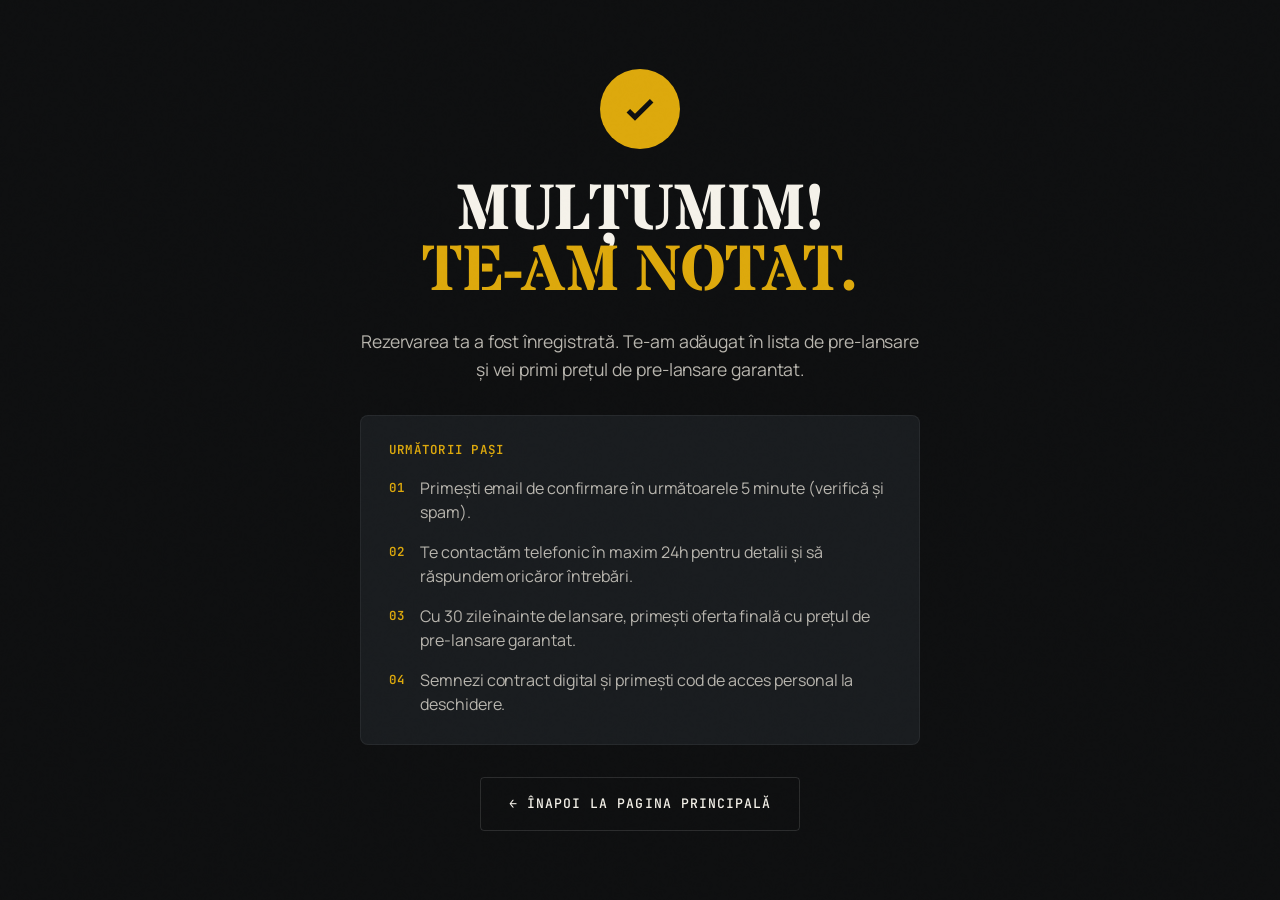
<file: multumesc.html>
<!DOCTYPE html>
<html lang="ro">
<head>
  <meta charset="UTF-8">
  <meta name="viewport" content="width=device-width, initial-scale=1.0">
  <title>Mulțumim! — STORAGE BOX</title>
  <meta name="robots" content="noindex, nofollow">

  <link rel="preconnect" href="https://fonts.googleapis.com">
  <link rel="preconnect" href="https://fonts.gstatic.com" crossorigin>
  <link href="https://fonts.googleapis.com/css2?family=Stardos+Stencil:wght@400;700&family=JetBrains+Mono:wght@400;500;700&family=Manrope:wght@300;400;500;600;700;800&display=swap" rel="stylesheet">
  <link rel="stylesheet" href="/assets/style.css">

  <style>
    .thanks {
      min-height: 100vh;
      display: flex;
      align-items: center;
      justify-content: center;
      padding: 2rem;
      text-align: center;
    }
    .thanks-card {
      max-width: 560px;
    }
    .thanks-icon {
      width: 80px;
      height: 80px;
      margin: 0 auto 2rem;
      background: var(--accent);
      border-radius: 50%;
      display: flex;
      align-items: center;
      justify-content: center;
      color: var(--bg);
      animation: pop 0.5s var(--ease);
    }
    @keyframes pop {
      0% { transform: scale(0); }
      80% { transform: scale(1.1); }
      100% { transform: scale(1); }
    }
    .thanks h1 {
      font-size: clamp(2.5rem, 6vw, 4rem);
      text-transform: uppercase;
      margin-bottom: 1.5rem;
      line-height: 0.95;
    }
    .thanks p {
      font-size: 1.1rem;
      color: var(--text-mid);
      margin-bottom: 2rem;
      line-height: 1.6;
    }
    .thanks-steps {
      background: var(--bg-card);
      border: 1px solid var(--border);
      border-radius: var(--radius-lg);
      padding: 1.75rem;
      margin: 2rem 0;
      text-align: left;
    }
    .thanks-steps h3 {
      font-family: var(--f-mono);
      font-size: 0.78rem;
      font-weight: 600;
      letter-spacing: 0.1em;
      text-transform: uppercase;
      color: var(--accent);
      margin-bottom: 1.25rem;
    }
    .thanks-steps ol {
      list-style: none;
      counter-reset: thanks;
      display: flex;
      flex-direction: column;
      gap: 1rem;
    }
    .thanks-steps li {
      counter-increment: thanks;
      display: flex;
      gap: 1rem;
      align-items: flex-start;
      color: var(--text-mid);
    }
    .thanks-steps li::before {
      content: counter(thanks, decimal-leading-zero);
      font-family: var(--f-mono);
      font-size: 0.78rem;
      font-weight: 600;
      color: var(--accent);
      letter-spacing: 0.05em;
      flex-shrink: 0;
      padding-top: 0.2rem;
    }
  </style>
</head>
<body>

  <section class="thanks">
    <div class="thanks-card">
      <div class="thanks-icon">
        <svg width="40" height="40" viewBox="0 0 24 24" fill="none" stroke="currentColor" stroke-width="3">
          <path d="M5 13l4 4L19 7"/>
        </svg>
      </div>

      <h1>Mulțumim!<br><span class="accent">Te-am notat.</span></h1>

      <p>
        Rezervarea ta a fost înregistrată. Te-am adăugat în lista de pre-lansare
        și vei primi prețul de pre-lansare garantat.
      </p>

      <div class="thanks-steps">
        <h3>Următorii pași</h3>
        <ol>
          <li>Primești email de confirmare în următoarele 5 minute (verifică și spam).</li>
          <li>Te contactăm telefonic în maxim 24h pentru detalii și să răspundem oricăror întrebări.</li>
          <li>Cu 30 zile înainte de lansare, primești oferta finală cu prețul de pre-lansare garantat.</li>
          <li>Semnezi contract digital și primești cod de acces personal la deschidere.</li>
        </ol>
      </div>

      <a href="/" class="btn btn-ghost">← Înapoi la pagina principală</a>
    </div>
  </section>

  <!-- Conversion tracking fires on page load (this is the thank-you page) -->
  <script>
    // Google Ads conversion (uncomment & configure)
    // gtag('event', 'conversion', {'send_to': 'AW-XXXXXXXXXX/XXXXXXXX'});

    // Facebook Pixel (uncomment & configure)
    // fbq('track', 'Lead');
  </script>
</body>
</html>
</file>
<file: assets/style.css>
/* ================================================
   STORAGE BOX — STYLESHEET
   Industrial Editorial Premium
   ================================================ */

/* ----- RESET ----- */
*, *::before, *::after { box-sizing: border-box; margin: 0; padding: 0; }
html { scroll-behavior: smooth; -webkit-text-size-adjust: 100%; }
body { min-height: 100vh; line-height: 1.5; }
img, picture, video, canvas, svg { display: block; max-width: 100%; }
img { height: auto; }
input, button, textarea, select { font: inherit; color: inherit; }
button { background: none; border: none; cursor: pointer; }
a { color: inherit; text-decoration: none; }
ul, ol { list-style: none; }

/* ----- TOKENS ----- */
:root {
  /* Colors */
  --bg:         #0F1011;
  --bg-2:       #15181B;
  --bg-3:       #1F2326;
  --bg-card:    #1A1D20;
  --gray-deep:  #2E3133;
  --gray-mid:   #4A4E52;
  --gray-soft:  #8B8F94;

  --text:       #F5F2EA;
  --text-mid:   #B8B5AE;
  --text-soft:  #7A7872;

  --accent:     #DDA90D;
  --accent-2:   #F0C040;
  --accent-dim: rgba(221, 169, 13, 0.12);
  --accent-line: rgba(221, 169, 13, 0.25);

  --border:     rgba(255, 255, 255, 0.06);
  --border-2:   rgba(255, 255, 255, 0.12);

  /* Typography */
  --f-display:  'Stardos Stencil', 'Impact', sans-serif;
  --f-mono:     'JetBrains Mono', 'Menlo', monospace;
  --f-body:     'Manrope', system-ui, sans-serif;

  /* Spacing */
  --space-xs:   0.5rem;
  --space-sm:   1rem;
  --space-md:   2rem;
  --space-lg:   4rem;
  --space-xl:   8rem;

  /* Layout */
  --container:  1280px;
  --radius:     4px;
  --radius-lg:  8px;

  /* Motion */
  --ease:       cubic-bezier(0.22, 1, 0.36, 1);
  --t-fast:     200ms;
  --t-med:      400ms;
  --t-slow:     700ms;
}

/* ----- BASE ----- */
body {
  font-family: var(--f-body);
  background: var(--bg);
  color: var(--text);
  font-size: 16px;
  font-weight: 400;
  letter-spacing: -0.005em;
  overflow-x: hidden;
  -webkit-font-smoothing: antialiased;
  -moz-osx-font-smoothing: grayscale;
}

/* Subtle grain texture for depth */
body::before {
  content: '';
  position: fixed;
  inset: 0;
  pointer-events: none;
  z-index: 1;
  opacity: 0.025;
  background-image: url("data:image/svg+xml,%3Csvg viewBox='0 0 200 200' xmlns='http://www.w3.org/2000/svg'%3E%3Cfilter id='n'%3E%3CfeTurbulence baseFrequency='0.9' /%3E%3C/filter%3E%3Crect width='100%25' height='100%25' filter='url(%23n)' opacity='0.5'/%3E%3C/svg%3E");
}

.container {
  width: 100%;
  max-width: var(--container);
  margin: 0 auto;
  padding: 0 1.5rem;
}

/* ----- UTILITIES ----- */
.accent { color: var(--accent); }
.visually-hidden {
  position: absolute;
  width: 1px;
  height: 1px;
  padding: 0;
  margin: -1px;
  overflow: hidden;
  clip: rect(0,0,0,0);
  white-space: nowrap;
  border: 0;
}

/* ----- TYPE ----- */
h1, h2, h3, h4 {
  font-family: var(--f-display);
  font-weight: 700;
  line-height: 0.95;
  letter-spacing: -0.01em;
}

.section-num {
  font-family: var(--f-mono);
  font-size: 0.78rem;
  font-weight: 500;
  color: var(--accent);
  letter-spacing: 0.1em;
  text-transform: uppercase;
  display: inline-block;
  margin-bottom: 1.5rem;
  padding-bottom: 0.4rem;
  border-bottom: 1px solid var(--accent-line);
}

.section-title {
  font-size: clamp(2.5rem, 5.5vw, 4.5rem);
  line-height: 0.9;
  text-transform: uppercase;
  margin-bottom: 1.5rem;
}

.section-lead {
  font-size: 1.075rem;
  color: var(--text-mid);
  max-width: 540px;
  line-height: 1.55;
}

.section-head {
  margin-bottom: 4rem;
  max-width: 720px;
}

p { color: var(--text-mid); line-height: 1.65; }
.lead { font-size: 1.15rem; color: var(--text); line-height: 1.55; margin-bottom: 1.25rem; }

/* ----- BUTTONS ----- */
.btn {
  display: inline-flex;
  align-items: center;
  gap: 0.65rem;
  padding: 1rem 1.75rem;
  font-family: var(--f-mono);
  font-size: 0.82rem;
  font-weight: 500;
  letter-spacing: 0.08em;
  text-transform: uppercase;
  border-radius: var(--radius);
  transition: all var(--t-fast) var(--ease);
  white-space: nowrap;
  border: 1px solid transparent;
  cursor: pointer;
}

.btn-primary {
  background: var(--accent);
  color: var(--bg);
}
.btn-primary:hover {
  background: var(--accent-2);
  transform: translateY(-2px);
  box-shadow: 0 8px 24px -8px rgba(221, 169, 13, 0.5);
}

.btn-secondary {
  background: var(--bg-3);
  color: var(--text);
  border-color: var(--border-2);
}
.btn-secondary:hover {
  background: var(--accent);
  color: var(--bg);
  border-color: var(--accent);
}

.btn-ghost {
  background: transparent;
  color: var(--text);
  border-color: var(--border-2);
}
.btn-ghost:hover {
  background: var(--text);
  color: var(--bg);
  border-color: var(--text);
}

.btn-ghost-light {
  background: transparent;
  color: var(--bg);
  border-color: var(--bg);
}
.btn-ghost-light:hover {
  background: var(--bg);
  color: var(--accent);
}

.btn-block {
  width: 100%;
  justify-content: center;
  padding: 1.15rem 2rem;
  font-size: 0.88rem;
}

/* ----- HEADER ----- */
.site-header {
  position: fixed;
  top: 0;
  left: 0;
  right: 0;
  z-index: 100;
  background: rgba(15, 16, 17, 0.7);
  backdrop-filter: blur(12px);
  -webkit-backdrop-filter: blur(12px);
  border-bottom: 1px solid var(--border);
  transition: background var(--t-fast) var(--ease);
}

.header-inner {
  display: flex;
  align-items: center;
  justify-content: space-between;
  padding: 1.1rem 1.5rem;
  max-width: var(--container);
  margin: 0 auto;
}

.logo {
  display: inline-flex;
  align-items: center;
  gap: 0.65rem;
  font-family: var(--f-display);
  font-size: 1.1rem;
  letter-spacing: 0.04em;
  color: var(--text);
}

.logo-mark {
  width: 32px;
  height: 24px;
  background: var(--accent);
  border-radius: 2px;
  display: inline-flex;
  align-items: center;
  justify-content: center;
  position: relative;
}

.logo-mark-letter {
  font-family: var(--f-display);
  color: var(--bg);
  font-size: 0.95rem;
  font-weight: 700;
}

.nav {
  display: flex;
  align-items: center;
  gap: 2rem;
}

.nav a {
  font-family: var(--f-mono);
  font-size: 0.78rem;
  font-weight: 500;
  letter-spacing: 0.06em;
  text-transform: uppercase;
  color: var(--text-mid);
  transition: color var(--t-fast) var(--ease);
  position: relative;
}

.nav a:hover { color: var(--text); }

.nav a.nav-cta {
  background: var(--accent);
  color: var(--bg);
  padding: 0.65rem 1.1rem;
  border-radius: var(--radius);
}
.nav a.nav-cta:hover { background: var(--accent-2); color: var(--bg); }

.mobile-toggle {
  display: none;
  flex-direction: column;
  gap: 5px;
  padding: 0.5rem;
}
.mobile-toggle span {
  display: block;
  width: 24px;
  height: 2px;
  background: var(--text);
  transition: all var(--t-fast) var(--ease);
}

/* ----- HERO ----- */
.hero {
  position: relative;
  min-height: 100vh;
  display: flex;
  align-items: center;
  padding: 8rem 0 4rem;
  overflow: hidden;
}

.hero-bg {
  position: absolute;
  inset: 0;
  z-index: 0;
}

.hero-bg img {
  width: 100%;
  height: 100%;
  min-height: 100%;
  object-fit: cover;
  object-position: center;
}

.hero-bg-overlay {
  position: absolute;
  inset: 0;
  background:
    linear-gradient(180deg, rgba(15, 16, 17, 0.5) 0%, rgba(15, 16, 17, 0.4) 40%, rgba(15, 16, 17, 0.85) 100%),
    linear-gradient(90deg, rgba(15, 16, 17, 0.6) 0%, rgba(15, 16, 17, 0.1) 60%);
}

.hero-content {
  position: relative;
  z-index: 2;
  max-width: 800px;
}

.hero-badge {
  display: inline-flex;
  align-items: center;
  gap: 0.6rem;
  padding: 0.5rem 0.9rem;
  background: rgba(221, 169, 13, 0.12);
  border: 1px solid var(--accent-line);
  border-radius: 100px;
  font-family: var(--f-mono);
  font-size: 0.72rem;
  font-weight: 500;
  letter-spacing: 0.12em;
  color: var(--accent);
  margin-bottom: 2rem;
}

.hero-badge .dot {
  width: 6px;
  height: 6px;
  background: var(--accent);
  border-radius: 50%;
  animation: pulse 2s ease-in-out infinite;
}

@keyframes pulse {
  0%, 100% { opacity: 1; transform: scale(1); }
  50% { opacity: 0.5; transform: scale(1.4); }
}

.hero-title {
  font-size: clamp(3rem, 8vw, 6.5rem);
  line-height: 0.9;
  text-transform: uppercase;
  margin-bottom: 1.5rem;
  letter-spacing: -0.015em;
}

.hero-sub {
  font-size: clamp(1.05rem, 1.6vw, 1.25rem);
  color: var(--text-mid);
  line-height: 1.55;
  margin-bottom: 2.5rem;
  max-width: 540px;
}

.hero-cta {
  display: flex;
  gap: 1rem;
  flex-wrap: wrap;
  margin-bottom: 4rem;
}

.hero-meta {
  display: flex;
  gap: 2.5rem;
  flex-wrap: wrap;
  padding-top: 2rem;
  border-top: 1px solid var(--border);
  max-width: 540px;
}

.hero-meta > div {
  display: flex;
  flex-direction: column;
  gap: 0.2rem;
}

.hero-meta strong {
  font-family: var(--f-display);
  font-size: 1.8rem;
  font-weight: 700;
  color: var(--accent);
  letter-spacing: -0.01em;
}

.hero-meta span {
  font-family: var(--f-mono);
  font-size: 0.7rem;
  font-weight: 500;
  color: var(--text-soft);
  letter-spacing: 0.1em;
  text-transform: uppercase;
}

.hero-scroll {
  position: absolute;
  bottom: 2rem;
  left: 50%;
  transform: translateX(-50%);
  z-index: 2;
  display: flex;
  flex-direction: column;
  align-items: center;
  gap: 0.5rem;
  color: var(--text-soft);
  font-family: var(--f-mono);
  font-size: 0.65rem;
  letter-spacing: 0.2em;
  animation: float 2.5s ease-in-out infinite;
}

@keyframes float {
  0%, 100% { transform: translateX(-50%) translateY(0); }
  50% { transform: translateX(-50%) translateY(8px); }
}

/* ----- TRUST STRIP ----- */
.trust {
  padding: 5rem 0;
  background: var(--bg-2);
  border-top: 1px solid var(--border);
  border-bottom: 1px solid var(--border);
}

.trust-grid {
  display: grid;
  grid-template-columns: repeat(auto-fit, minmax(220px, 1fr));
  gap: 0;
}

.trust-item {
  padding: 1.5rem 2rem 1.5rem 0;
  border-right: 1px solid var(--border);
}
.trust-item:last-child { border-right: none; }

.trust-num {
  font-family: var(--f-mono);
  font-size: 0.7rem;
  font-weight: 500;
  color: var(--accent);
  letter-spacing: 0.15em;
  margin-bottom: 0.85rem;
  display: block;
}

.trust-item h3 {
  font-size: 1.4rem;
  margin-bottom: 0.6rem;
  text-transform: uppercase;
  letter-spacing: 0.01em;
}

.trust-item p {
  font-size: 0.92rem;
  color: var(--text-mid);
  line-height: 1.5;
}

/* ----- ABOUT ----- */
.about {
  padding: var(--space-xl) 0 var(--space-lg);
}

.about-grid {
  display: grid;
  grid-template-columns: 1fr 1.1fr;
  gap: 5rem;
  align-items: center;
}

.about-text .lead {
  margin-top: 0.5rem;
}

.about-list {
  margin-top: 2rem;
  display: flex;
  flex-direction: column;
  gap: 0.65rem;
}

.about-list li {
  font-family: var(--f-mono);
  font-size: 0.88rem;
  color: var(--text-mid);
  letter-spacing: 0.01em;
  display: flex;
  gap: 0.75rem;
}

.about-list li span {
  color: var(--accent);
  font-weight: 700;
}

.about-image {
  position: relative;
}

.about-image img {
  width: 100%;
  height: auto;
  border-radius: var(--radius);
  filter: contrast(1.05) saturate(1.05);
}

.image-caption {
  display: flex;
  justify-content: space-between;
  font-family: var(--f-mono);
  font-size: 0.72rem;
  letter-spacing: 0.1em;
  color: var(--text-soft);
  padding-top: 0.75rem;
  margin-top: 0.5rem;
  border-top: 1px solid var(--border);
  text-transform: uppercase;
}

/* ----- SIZES ----- */
.sizes {
  padding: var(--space-xl) 0;
  background: linear-gradient(180deg, var(--bg) 0%, var(--bg-2) 100%);
}

.sizes-grid {
  display: grid;
  grid-template-columns: repeat(auto-fit, minmax(300px, 1fr));
  gap: 1.5rem;
  margin-bottom: 3rem;
}

.box-card {
  background: var(--bg-card);
  border: 1px solid var(--border);
  border-radius: var(--radius-lg);
  padding: 2rem;
  position: relative;
  transition: all var(--t-med) var(--ease);
  display: flex;
  flex-direction: column;
}

.box-card:hover {
  border-color: var(--accent-line);
  transform: translateY(-4px);
}

.box-featured {
  border-color: var(--accent);
  background: linear-gradient(180deg, var(--bg-card) 0%, rgba(221, 169, 13, 0.04) 100%);
}

.box-badge {
  position: absolute;
  top: -10px;
  right: 1.5rem;
  background: var(--accent);
  color: var(--bg);
  font-family: var(--f-mono);
  font-size: 0.68rem;
  font-weight: 700;
  letter-spacing: 0.12em;
  padding: 0.35rem 0.75rem;
  border-radius: var(--radius);
}

.box-card-head {
  display: flex;
  justify-content: space-between;
  align-items: flex-start;
  margin-bottom: 1rem;
}

.box-tag {
  font-family: var(--f-mono);
  font-size: 0.74rem;
  color: var(--text-soft);
  letter-spacing: 0.08em;
  text-transform: uppercase;
}

.box-price {
  text-align: right;
  display: flex;
  flex-direction: column;
  gap: 0.1rem;
}

.price-old {
  font-family: var(--f-mono);
  font-size: 0.78rem;
  color: var(--text-soft);
  text-decoration: line-through;
}

.price-new {
  font-family: var(--f-display);
  font-size: 1.7rem;
  font-weight: 700;
  color: var(--accent);
  line-height: 1;
}

.price-new small {
  font-family: var(--f-mono);
  font-size: 0.68rem;
  font-weight: 500;
  color: var(--text-soft);
  letter-spacing: 0.08em;
  text-transform: uppercase;
  display: block;
  margin-top: 0.25rem;
}

.box-card-image {
  margin: 1rem -1rem 1.5rem;
  height: 180px;
  overflow: hidden;
  border-radius: var(--radius);
  background: linear-gradient(180deg, rgba(255, 255, 255, 0.02) 0%, transparent 100%);
  display: flex;
  align-items: center;
  justify-content: center;
}

.box-card-image img {
  width: 100%;
  height: 100%;
  object-fit: contain;
  transition: transform var(--t-slow) var(--ease);
}

.box-card:hover .box-card-image img {
  transform: scale(1.05);
}

.box-name {
  font-size: 2rem;
  text-transform: uppercase;
  margin-bottom: 1.25rem;
  letter-spacing: 0.02em;
}

.box-spec {
  display: flex;
  flex-direction: column;
  gap: 0.5rem;
  padding: 1rem 0;
  border-top: 1px solid var(--border);
  border-bottom: 1px solid var(--border);
  margin-bottom: 1.25rem;
}

.box-spec > div {
  display: flex;
  justify-content: space-between;
  font-family: var(--f-mono);
  font-size: 0.85rem;
}

.box-spec > div span { color: var(--text-soft); }
.box-spec > div strong { color: var(--text); font-weight: 500; }

.box-features {
  display: flex;
  flex-direction: column;
  gap: 0.5rem;
  margin-bottom: 1.5rem;
  flex: 1;
}

.box-features li {
  font-size: 0.88rem;
  color: var(--text-mid);
  padding-left: 1.25rem;
  position: relative;
}

.box-features li::before {
  content: '→';
  position: absolute;
  left: 0;
  color: var(--accent);
}

.box-cta {
  margin-top: auto;
  justify-content: center;
}

.sizes-note {
  text-align: center;
  font-size: 0.92rem;
  color: var(--text-soft);
  max-width: 720px;
  margin: 0 auto;
  line-height: 1.6;
  padding: 1.5rem;
  border-top: 1px solid var(--border);
}

.sizes-note strong { color: var(--accent); }

/* ----- FLOW ----- */
.flow {
  padding: var(--space-xl) 0;
}

.flow-steps {
  display: grid;
  grid-template-columns: repeat(auto-fit, minmax(220px, 1fr));
  gap: 0;
  border-top: 1px solid var(--border);
  border-bottom: 1px solid var(--border);
}

.flow-step {
  padding: 2.5rem 1.5rem;
  border-right: 1px solid var(--border);
  position: relative;
}

.flow-step:last-child { border-right: none; }

.flow-num {
  font-family: var(--f-display);
  font-size: 3.5rem;
  font-weight: 700;
  color: var(--bg-3);
  line-height: 1;
  display: block;
  margin-bottom: 1.25rem;
  letter-spacing: -0.02em;
}

.flow-step h3 {
  font-size: 1.35rem;
  text-transform: uppercase;
  margin-bottom: 0.75rem;
  letter-spacing: 0.01em;
}

.flow-step p {
  font-size: 0.92rem;
  color: var(--text-mid);
  line-height: 1.55;
}

/* ----- INSIDE ----- */
.inside {
  padding: var(--space-xl) 0;
  background: var(--bg-2);
}

.inside-grid {
  display: grid;
  grid-template-columns: 1.1fr 1fr;
  gap: 5rem;
  align-items: center;
}

.inside-image img {
  width: 100%;
  height: auto;
  border-radius: var(--radius);
}

.inside-list {
  margin-top: 2rem;
  display: flex;
  flex-direction: column;
}

.inside-list li {
  padding: 1.25rem 0;
  border-bottom: 1px solid var(--border);
  display: grid;
  grid-template-columns: 180px 1fr;
  gap: 1.5rem;
  align-items: baseline;
}

.inside-list li:last-child { border-bottom: none; }

.inside-list strong {
  font-family: var(--f-mono);
  font-size: 0.85rem;
  font-weight: 600;
  color: var(--accent);
  letter-spacing: 0.05em;
  text-transform: uppercase;
}

.inside-list span {
  color: var(--text-mid);
  font-size: 0.95rem;
  line-height: 1.55;
}

/* ----- B2B ----- */
.b2b {
  padding: var(--space-xl) 0;
  background: var(--accent);
  color: var(--bg);
  position: relative;
  overflow: hidden;
}

.b2b::before {
  content: '';
  position: absolute;
  inset: 0;
  background-image:
    repeating-linear-gradient(
      45deg,
      transparent 0,
      transparent 40px,
      rgba(0, 0, 0, 0.04) 40px,
      rgba(0, 0, 0, 0.04) 80px
    );
  pointer-events: none;
}

.b2b-inner {
  display: grid;
  grid-template-columns: 1.3fr 1fr;
  gap: 5rem;
  align-items: center;
  position: relative;
  z-index: 1;
}

.b2b .section-num { color: var(--bg); border-color: rgba(15, 16, 17, 0.25); }
.b2b .accent { color: var(--bg); position: relative; }
.b2b .accent::after {
  content: '';
  position: absolute;
  bottom: 0.1em;
  left: 0;
  right: 0;
  height: 0.15em;
  background: var(--bg);
  z-index: -1;
  opacity: 0.15;
}

.b2b-text p {
  color: rgba(15, 16, 17, 0.85);
  font-size: 1.08rem;
  line-height: 1.6;
  margin-bottom: 2rem;
  max-width: 520px;
}

.b2b-stats {
  display: grid;
  grid-template-columns: 1fr;
  gap: 1rem;
}

.b2b-stats > div {
  background: rgba(15, 16, 17, 0.08);
  border: 1px solid rgba(15, 16, 17, 0.15);
  padding: 1.5rem 1.75rem;
  border-radius: var(--radius);
  display: flex;
  flex-direction: column;
  gap: 0.25rem;
}

.b2b-stats strong {
  font-family: var(--f-display);
  font-size: 2rem;
  line-height: 1;
}

.b2b-stats span {
  font-family: var(--f-mono);
  font-size: 0.78rem;
  letter-spacing: 0.06em;
  text-transform: uppercase;
  color: rgba(15, 16, 17, 0.7);
}

/* ----- FAQ ----- */
.faq {
  padding: var(--space-xl) 0;
}

.faq-list {
  display: flex;
  flex-direction: column;
  gap: 0;
  border-top: 1px solid var(--border);
  max-width: 880px;
}

.faq-item {
  border-bottom: 1px solid var(--border);
}

.faq-item summary {
  list-style: none;
  cursor: pointer;
  padding: 1.5rem 0;
  display: flex;
  justify-content: space-between;
  align-items: center;
  gap: 2rem;
  font-family: var(--f-display);
  font-size: 1.25rem;
  font-weight: 700;
  letter-spacing: 0.01em;
  transition: color var(--t-fast) var(--ease);
}

.faq-item summary::-webkit-details-marker { display: none; }
.faq-item summary:hover { color: var(--accent); }

.faq-item summary svg {
  flex-shrink: 0;
  transition: transform var(--t-med) var(--ease);
  color: var(--accent);
}

.faq-item[open] summary svg { transform: rotate(180deg); }

.faq-body {
  padding: 0 0 1.75rem 0;
  max-width: 720px;
}

.faq-body p {
  color: var(--text-mid);
  font-size: 1rem;
  line-height: 1.65;
}

/* ----- LOCATION ----- */
.location {
  padding: var(--space-xl) 0;
  background: var(--bg-2);
  border-top: 1px solid var(--accent-line);
  border-bottom: 1px solid var(--accent-line);
}

.location .section-head {
  text-align: left;
  margin-bottom: 3rem;
  max-width: 720px;
}

.location .section-lead {
  margin-bottom: 2rem;
}

.location-cta {
  display: inline-flex;
  align-items: center;
  gap: 0.5rem;
}

.location-map {
  border-radius: var(--radius-lg);
  overflow: hidden;
  border: 1px solid var(--accent-line);
  background: var(--bg-3);
  box-shadow: 0 24px 60px -30px rgba(0, 0, 0, 0.6);
  position: relative;
}

.location-map iframe {
  display: block;
  width: 100%;
  height: 400px;
  border: 0;
  filter: grayscale(0.2) contrast(1.05);
}

@media (max-width: 720px) {
  .location-map iframe {
    height: 320px;
  }
}

/* ----- CTA ----- */
.cta {
  padding: var(--space-xl) 0;
  background: linear-gradient(180deg, var(--bg) 0%, var(--bg-2) 100%);
  position: relative;
}

.cta-grid {
  display: grid;
  grid-template-columns: 1fr 1fr;
  gap: 5rem;
  align-items: start;
}

.cta-list {
  margin: 1.5rem 0 2rem;
  display: flex;
  flex-direction: column;
  gap: 0.65rem;
}

.cta-list li {
  display: flex;
  gap: 0.85rem;
  align-items: baseline;
  font-size: 0.98rem;
  color: var(--text-mid);
}

.check {
  color: var(--accent);
  font-weight: 700;
  font-family: var(--f-mono);
}

.cta-contact {
  padding-top: 2rem;
  border-top: 1px solid var(--border);
}

.cta-contact > p {
  font-family: var(--f-mono);
  font-size: 0.78rem;
  text-transform: uppercase;
  letter-spacing: 0.1em;
  color: var(--text-soft);
  margin-bottom: 1rem;
}

.cta-contact-links {
  display: flex;
  gap: 1rem;
  flex-wrap: wrap;
}

.contact-link {
  display: inline-flex;
  align-items: center;
  gap: 0.6rem;
  padding: 0.75rem 1.1rem;
  background: var(--bg-3);
  border: 1px solid var(--border-2);
  border-radius: var(--radius);
  font-family: var(--f-mono);
  font-size: 0.85rem;
  color: var(--text);
  transition: all var(--t-fast) var(--ease);
}

.contact-link:hover {
  background: var(--accent);
  color: var(--bg);
  border-color: var(--accent);
}

/* Form */
.cta-form {
  background: var(--bg-card);
  border: 1px solid var(--border-2);
  border-radius: var(--radius-lg);
  padding: 2.5rem;
}

.form-title {
  font-family: var(--f-mono);
  font-size: 0.82rem;
  font-weight: 700;
  color: var(--accent);
  letter-spacing: 0.15em;
  margin-bottom: 0.4rem;
}

.form-sub {
  font-size: 0.92rem;
  color: var(--text-soft);
  margin-bottom: 1.75rem;
}

.field {
  display: flex;
  flex-direction: column;
  gap: 0.45rem;
  margin-bottom: 1.1rem;
}

.field > span {
  font-family: var(--f-mono);
  font-size: 0.75rem;
  font-weight: 500;
  color: var(--text-soft);
  letter-spacing: 0.06em;
  text-transform: uppercase;
}

.field > span small {
  text-transform: lowercase;
  font-weight: 400;
  letter-spacing: 0;
  margin-left: 0.25rem;
}

.field input, .field textarea {
  background: var(--bg);
  border: 1px solid var(--border-2);
  border-radius: var(--radius);
  padding: 0.85rem 1rem;
  font-size: 1rem;
  color: var(--text);
  transition: border-color var(--t-fast) var(--ease);
}

.field input:focus, .field textarea:focus {
  outline: none;
  border-color: var(--accent);
}

.field input::placeholder, .field textarea::placeholder {
  color: var(--text-soft);
}

.field textarea {
  resize: vertical;
  font-family: var(--f-body);
}

.field-group {
  margin-bottom: 1.25rem;
  border: none;
}

.field-group legend {
  font-family: var(--f-mono);
  font-size: 0.75rem;
  font-weight: 500;
  color: var(--text-soft);
  letter-spacing: 0.06em;
  text-transform: uppercase;
  margin-bottom: 0.6rem;
}

.radio-grid {
  display: grid;
  grid-template-columns: 1fr 1fr;
  gap: 0.5rem;
}

.radio {
  display: block;
  position: relative;
  cursor: pointer;
}

.radio input {
  position: absolute;
  opacity: 0;
}

.radio span {
  display: flex;
  flex-direction: column;
  gap: 0.1rem;
  padding: 0.75rem 0.9rem;
  background: var(--bg);
  border: 1px solid var(--border-2);
  border-radius: var(--radius);
  font-family: var(--f-mono);
  font-size: 0.85rem;
  font-weight: 600;
  transition: all var(--t-fast) var(--ease);
}

.radio span small {
  font-size: 0.7rem;
  font-weight: 400;
  color: var(--text-soft);
  margin-top: 0.15rem;
}

.radio input:checked + span {
  background: var(--accent-dim);
  border-color: var(--accent);
  color: var(--accent);
}
.radio input:checked + span small { color: var(--accent); }

.radio-row {
  display: flex;
  gap: 1.25rem;
}

.radio-inline {
  display: inline-flex;
  align-items: center;
  gap: 0.45rem;
  cursor: pointer;
  font-size: 0.92rem;
}

.radio-inline input {
  accent-color: var(--accent);
}

.checkbox {
  display: flex;
  align-items: flex-start;
  gap: 0.65rem;
  cursor: pointer;
  font-size: 0.85rem;
  color: var(--text-mid);
  line-height: 1.5;
  margin-bottom: 1.5rem;
}

.checkbox input {
  margin-top: 0.2rem;
  accent-color: var(--accent);
  flex-shrink: 0;
}

.checkbox a { color: var(--accent); text-decoration: underline; }

.form-disclaimer {
  margin-top: 1rem;
  font-size: 0.8rem;
  color: var(--text-soft);
  text-align: center;
}

/* ----- FOOTER ----- */
.footer {
  background: var(--bg-2);
  padding: 5rem 0 0;
  border-top: 1px solid var(--border);
}

.footer-grid {
  display: grid;
  grid-template-columns: 2fr 1fr 1fr 1fr;
  gap: 3rem;
  padding-bottom: 3rem;
}

.footer-brand p {
  font-size: 0.92rem;
  color: var(--text-soft);
  line-height: 1.6;
  margin-top: 1rem;
  max-width: 280px;
}

.footer-col h4 {
  font-family: var(--f-mono);
  font-size: 0.78rem;
  font-weight: 600;
  letter-spacing: 0.1em;
  text-transform: uppercase;
  color: var(--accent);
  margin-bottom: 1rem;
}

.footer-col ul {
  display: flex;
  flex-direction: column;
  gap: 0.5rem;
}

.footer-col a {
  font-size: 0.92rem;
  color: var(--text-mid);
  transition: color var(--t-fast) var(--ease);
}
.footer-col a:hover { color: var(--accent); }

.footer-bottom {
  padding: 1.5rem 0;
  border-top: 1px solid var(--border);
}

.footer-bottom-inner {
  display: flex;
  justify-content: space-between;
  align-items: center;
  font-family: var(--f-mono);
  font-size: 0.75rem;
  color: var(--text-soft);
  letter-spacing: 0.05em;
}

/* ----- WHATSAPP FLOAT ----- */
.wa-float {
  position: fixed;
  bottom: 1.5rem;
  right: 1.5rem;
  z-index: 50;
  width: 56px;
  height: 56px;
  background: #25D366;
  color: white;
  border-radius: 50%;
  display: flex;
  align-items: center;
  justify-content: center;
  box-shadow: 0 6px 20px -4px rgba(37, 211, 102, 0.5);
  transition: transform var(--t-fast) var(--ease);
}

.wa-float:hover {
  transform: scale(1.1);
}

/* ----- REVEAL ANIMATIONS ----- */
.reveal {
  opacity: 0;
  transform: translateY(24px);
  transition: opacity var(--t-slow) var(--ease), transform var(--t-slow) var(--ease);
  transition-delay: var(--delay, 0s);
}

.reveal.is-visible {
  opacity: 1;
  transform: translateY(0);
}

/* ----- RESPONSIVE ----- */
@media (max-width: 1024px) {
  :root { --space-xl: 5rem; --space-lg: 3rem; }
  .about-grid, .inside-grid, .cta-grid, .b2b-inner {
    grid-template-columns: 1fr;
    gap: 3rem;
  }
  .inside-grid .inside-image { order: -1; }
  .footer-grid {
    grid-template-columns: 1fr 1fr;
    gap: 2.5rem;
  }
  .hero-title { font-size: clamp(2.5rem, 8vw, 4.5rem); }
}

@media (max-width: 768px) {
  .nav { display: none; }
  .nav.is-open {
    display: flex;
    position: absolute;
    top: 100%;
    left: 0;
    right: 0;
    flex-direction: column;
    background: var(--bg-2);
    padding: 1.5rem;
    gap: 1rem;
    border-bottom: 1px solid var(--border);
  }
  .mobile-toggle { display: flex; }

  .header-inner { padding: 0.9rem 1.5rem; }

  .hero { padding: 6.5rem 0 3rem; min-height: 100svh; }
  .hero-title { font-size: 2.75rem; }
  .hero-meta { gap: 1.5rem; }
  .hero-meta strong { font-size: 1.4rem; }
  .hero-cta { flex-direction: column; gap: 0.65rem; }
  .hero-cta .btn { width: 100%; justify-content: center; }
  .hero-scroll { display: none; }

  .trust-grid { grid-template-columns: 1fr 1fr; }
  .trust-item { border-right: none; border-bottom: 1px solid var(--border); padding: 1.25rem; }
  .trust-item:nth-child(odd) { border-right: 1px solid var(--border); }
  .trust-item:last-child, .trust-item:nth-last-child(2) { border-bottom: none; }

  .section-title { font-size: 2.25rem; }

  .flow-steps { grid-template-columns: 1fr; }
  .flow-step {
    border-right: none;
    border-bottom: 1px solid var(--border);
    padding: 1.75rem 0;
  }
  .flow-step:last-child { border-bottom: none; }
  .flow-num { font-size: 2.5rem; }

  .inside-list li {
    grid-template-columns: 1fr;
    gap: 0.5rem;
  }

  .footer-grid {
    grid-template-columns: 1fr;
    gap: 2rem;
    text-align: left;
  }

  .footer-bottom-inner {
    flex-direction: column;
    gap: 0.5rem;
    text-align: center;
  }

  .cta-form { padding: 1.75rem; }
  .radio-grid { grid-template-columns: 1fr 1fr; }
  .radio-row { flex-direction: column; gap: 0.5rem; }

  .container { padding: 0 1.25rem; }
}

@media (max-width: 480px) {
  .hero-title { font-size: 2.2rem; }
  .hero-meta { flex-direction: column; gap: 1rem; }
  .section-title { font-size: 1.8rem; }
  .trust-grid { grid-template-columns: 1fr; }
  .trust-item, .trust-item:nth-child(odd) { border-right: none; }
}

/* ----- PREFERS-REDUCED-MOTION ----- */
@media (prefers-reduced-motion: reduce) {
  *, *::before, *::after {
    animation-duration: 0.01ms !important;
    transition-duration: 0.01ms !important;
  }
  .reveal { opacity: 1; transform: none; }
}
</file>
